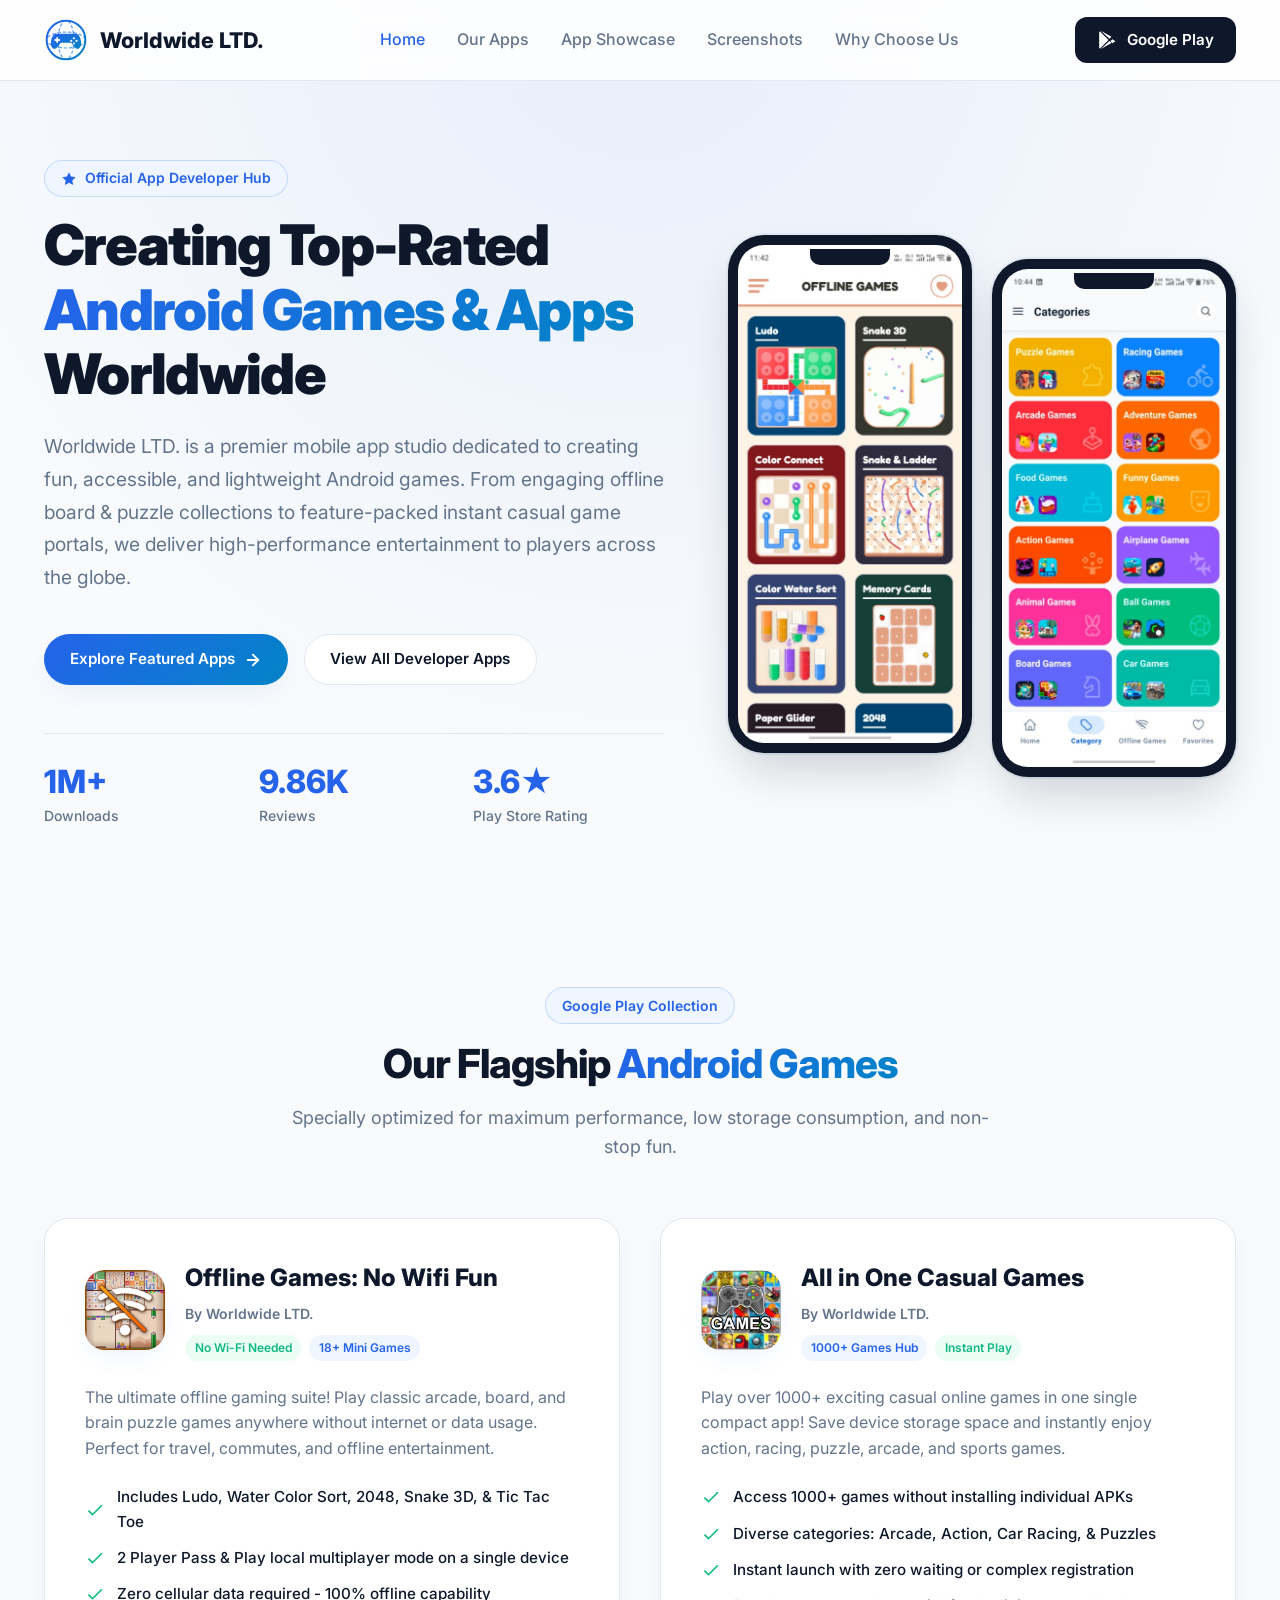
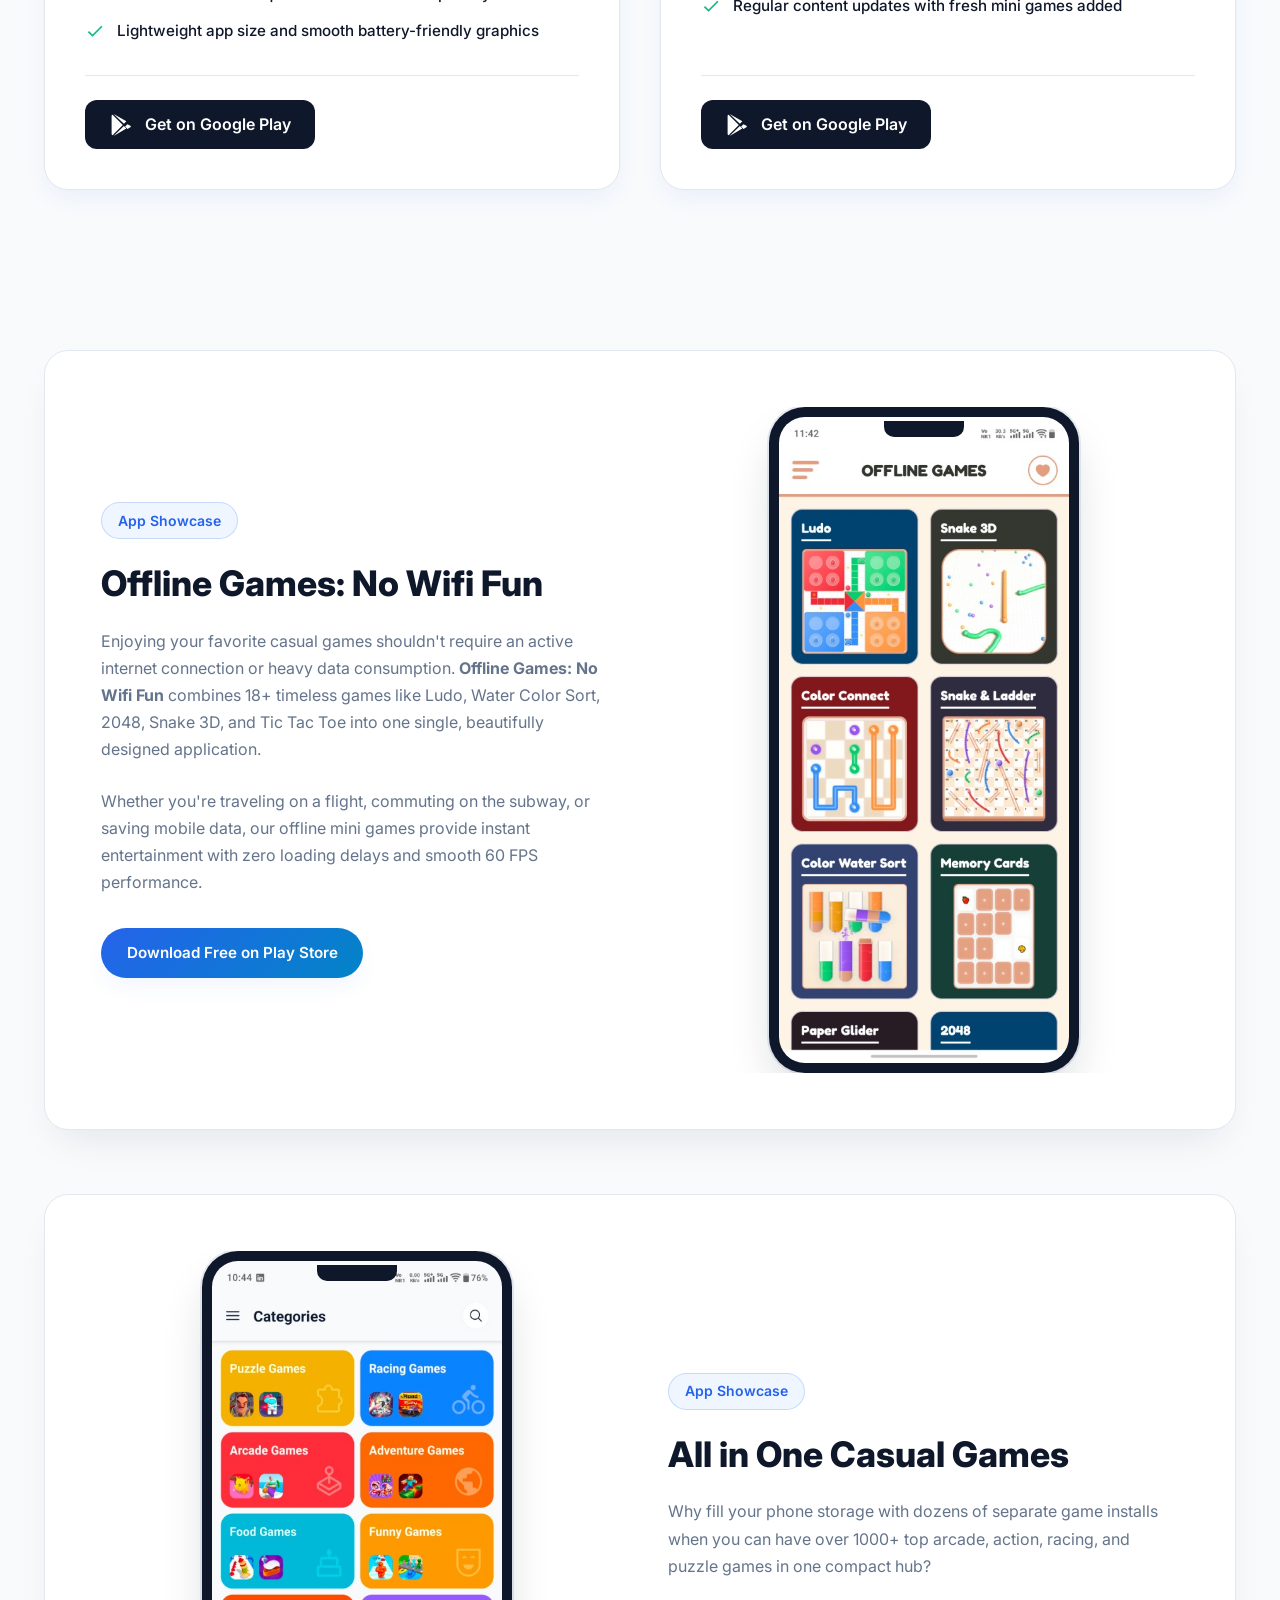
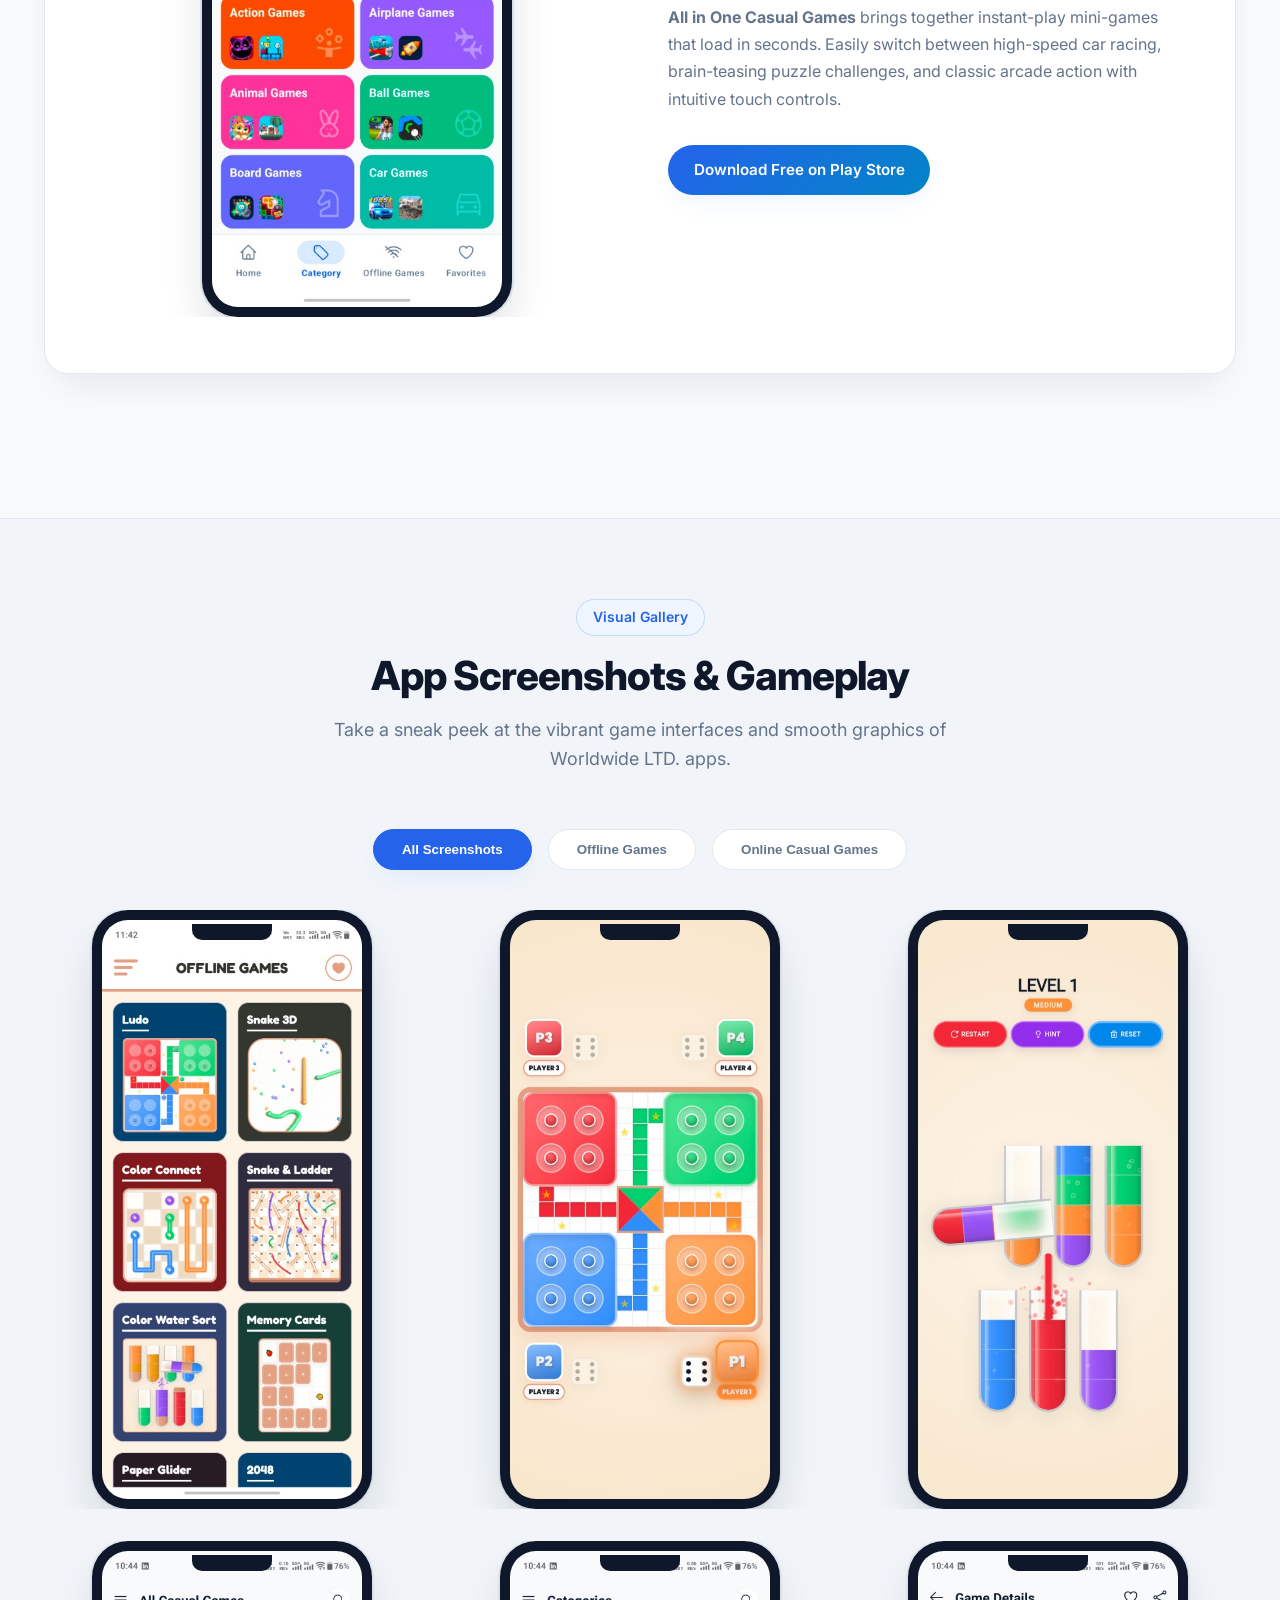
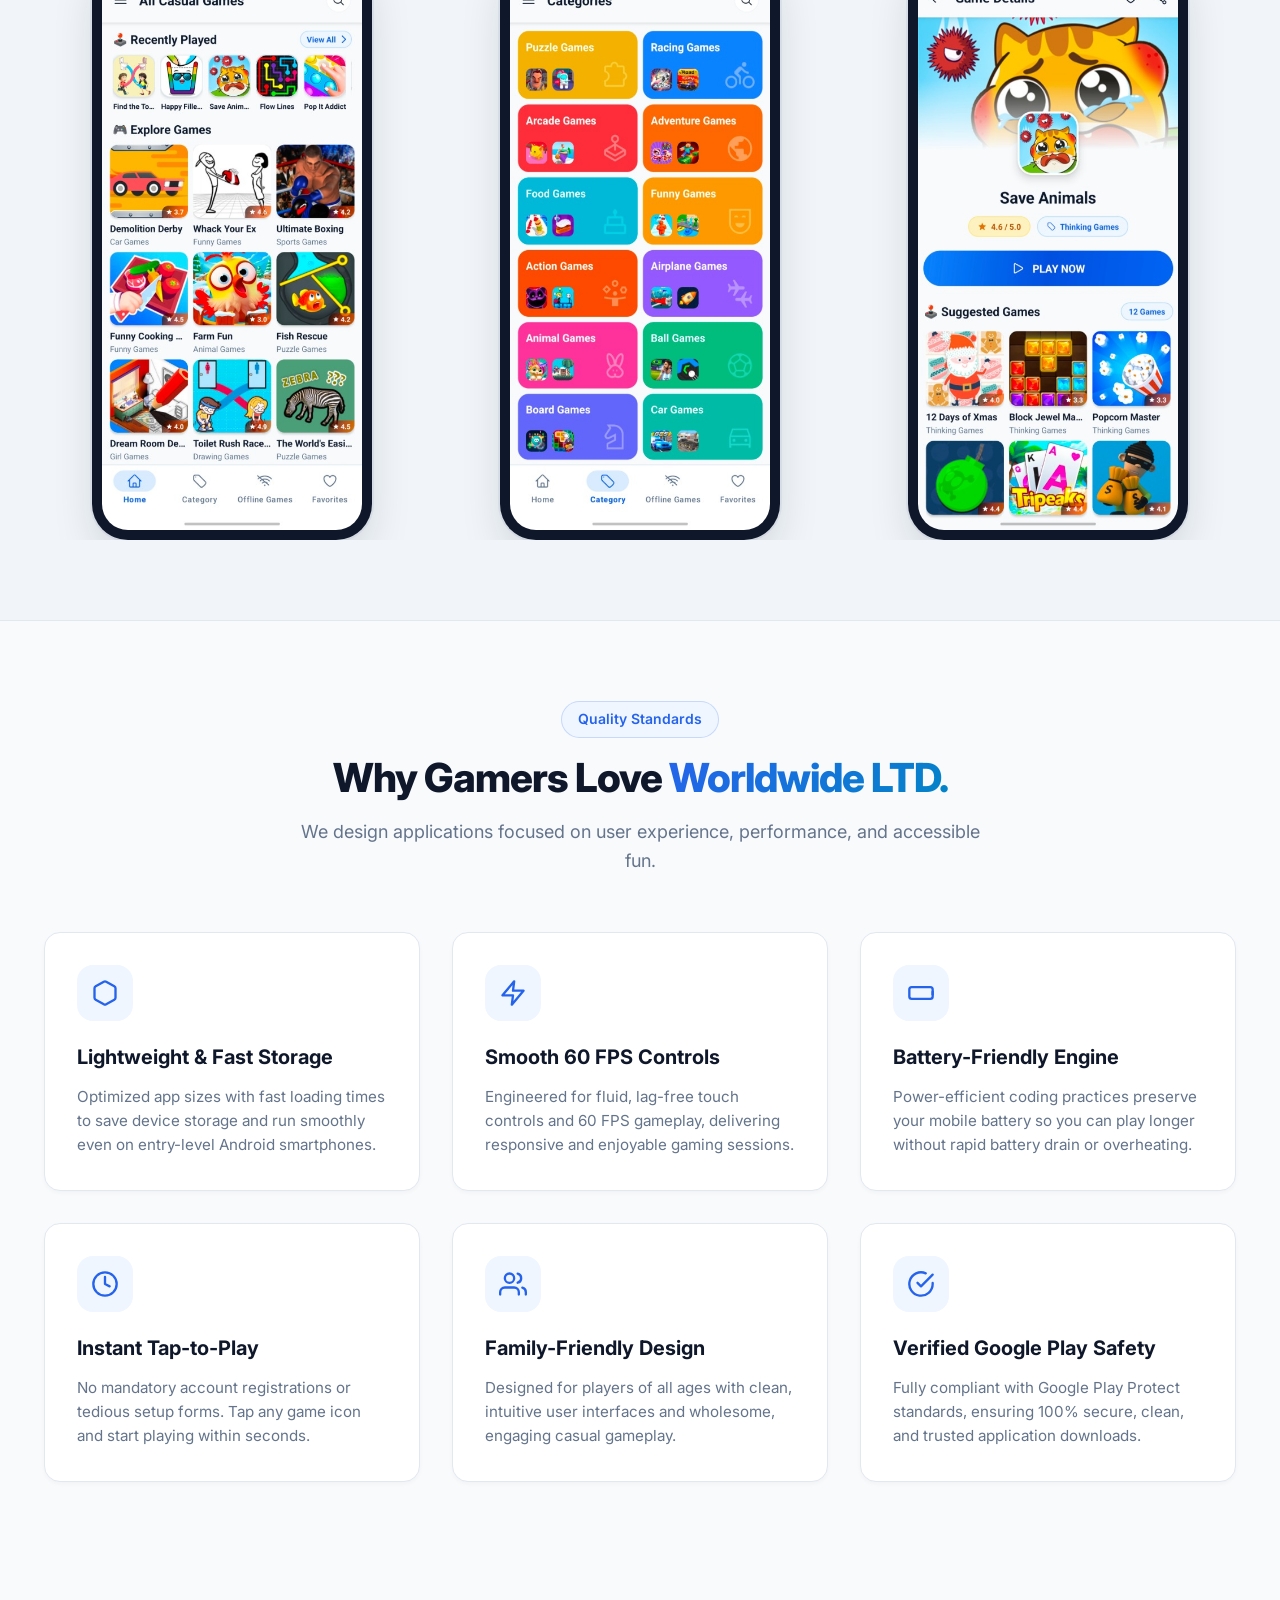
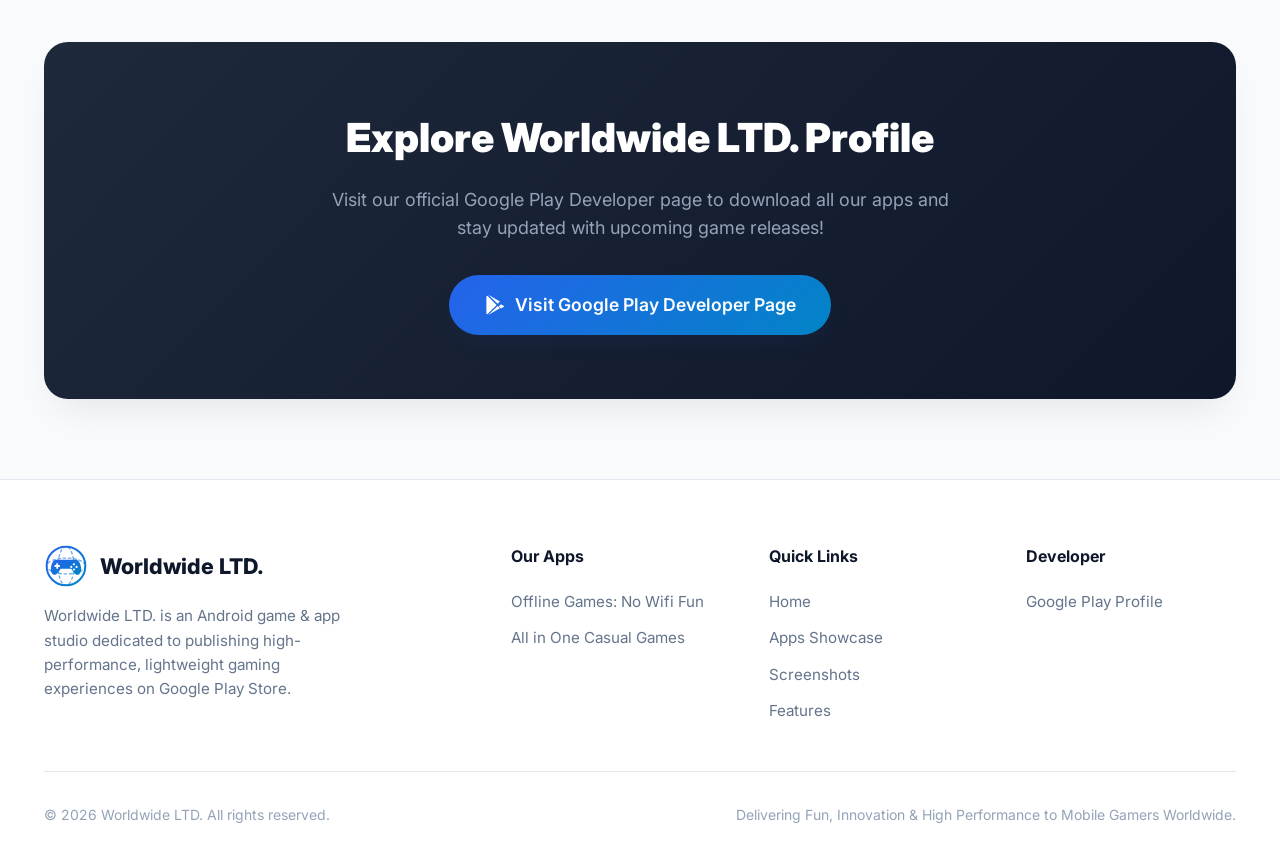
<file: index.html>
<!DOCTYPE html>
<html lang="en">
<head>
    <!-- Basic Meta Tags -->
    <meta charset="UTF-8">
    <meta name="viewport" content="width=device-width, initial-scale=1.0">
    <title>Worldwide LTD. - Top Offline & Online Android Games on Google Play</title>
    <meta name="description" content="Official website of Worldwide LTD. Download top-rated Android apps including 'Offline Games: No Wifi Fun' and 'All in One Casual Games' on Google Play Store. Enjoy 100+ mini games, Ludo, Water Sort, 2048, and arcade racing.">
    <meta name="keywords" content="Worldwide LTD, Offline Games, No Wifi Games, Mini Games, All in One Games, Ludo Offline, Water Color Sort, Android Casual Games, Play Store Games, Worldwide LTD Apps">
    <meta name="author" content="Worldwide LTD.">
    <meta name="robots" content="index, follow">
    <meta name="theme-color" content="#2563EB">
    <link rel="canonical" href="https://worldwideltd.com/">

    <!-- Open Graph Metadata (Facebook, LinkedIn, WhatsApp) -->
    <meta property="og:type" content="website">
    <meta property="og:title" content="Worldwide LTD. - Premier Mobile Mini Games & Arcade Publisher">
    <meta property="og:description" content="Discover top Android games by Worldwide LTD. Play 18+ offline classic games and 100+ instant casual online games directly on your device.">
    <meta property="og:image" content="hero-mockup.png">
    <meta property="og:url" content="https://play.google.com/store/apps/developer?id=Worldwide+LTD.">
    <meta property="og:site_name" content="Worldwide LTD.">

    <!-- Twitter Card Metadata -->
    <meta name="twitter:card" content="summary_large_image">
    <meta name="twitter:title" content="Worldwide LTD. - Top Mobile Games on Google Play">
    <meta name="twitter:description" content="Play Offline Games (No WiFi) & All in One Casual Games developed by Worldwide LTD.">
    <meta name="twitter:image" content="hero-mockup.png">

    <!-- Google Fonts -->
    <link rel="preconnect" href="https://fonts.googleapis.com">
    <link rel="preconnect" href="https://fonts.gstatic.com" crossorigin>
    <link href="https://fonts.googleapis.com/css2?family=Inter:wght@400;500;600;700;800;900&display=swap" rel="stylesheet">

    <!-- Favicon -->
    <link rel="icon" type="image/png" href="worldwide-ltd-logo.png">

    <!-- CSS Stylesheet -->
    <link rel="stylesheet" href="styles.css">

    <!-- Structured Data JSON-LD for SEO -->
    <script type="application/ld+json">
    {
      "@context": "https://schema.org",
      "@graph": [
        {
          "@type": "Organization",
          "@id": "https://worldwideltd.com/#organization",
          "name": "Worldwide LTD.",
          "url": "https://play.google.com/store/apps/developer?id=Worldwide+LTD.",
          "logo": "worldwide-ltd-logo.png",
          "sameAs": [
            "https://play.google.com/store/apps/developer?id=Worldwide+LTD."
          ]
        },
        {
          "@type": "MobileApplication",
          "@id": "https://play.google.com/store/apps/details?id=com.worldwideltd.offlinegames",
          "name": "Offline Games: No Wifi Fun",
          "operatingSystem": "ANDROID",
          "applicationCategory": "GameApplication",
          "author": {
            "@type": "Organization",
            "name": "Worldwide LTD."
          },
          "offers": {
            "@type": "Offer",
            "price": "0",
            "priceCurrency": "USD"
          },
          "aggregateRating": {
            "@type": "AggregateRating",
            "ratingValue": "4.6",
            "ratingCount": "15000"
          },
          "description": "Collection of 18+ classic offline mini games including Ludo, Water Sort, 2048, Snake 3D, and Tic Tac Toe playable without Wi-Fi."
        },
        {
          "@type": "MobileApplication",
          "@id": "https://play.google.com/store/apps/details?id=com.newgames.all_online_games",
          "name": "All in One Casual Games",
          "operatingSystem": "ANDROID",
          "applicationCategory": "GameApplication",
          "author": {
            "@type": "Organization",
            "name": "Worldwide LTD."
          },
          "offers": {
            "@type": "Offer",
            "price": "0",
            "priceCurrency": "USD"
          },
          "aggregateRating": {
            "@type": "AggregateRating",
            "ratingValue": "4.4",
            "ratingCount": "28000"
          },
          "description": "All in one portal with 100+ instant online casual games across arcade, racing, puzzle, and action genres without extra downloads."
        }
      ]
    }
    </script>
</head>
<body>

    <!-- Header Navigation -->
    <header class="header">
        <div class="container header-inner">
            <a href="#" class="brand-logo" id="brandLogo">
                <img src="worldwide-ltd-logo.svg" alt="Worldwide LTD. Logo" class="brand-logo-img" width="44" height="44">
                <span>Worldwide LTD.</span>
            </a>

            <ul class="nav-menu" id="navMenu">
                <li><a href="#home" class="nav-link active">Home</a></li>
                <li><a href="#apps" class="nav-link">Our Apps</a></li>
                <li><a href="#spotlight" class="nav-link">App Showcase</a></li>
                <li><a href="#gallery" class="nav-link">Screenshots</a></li>
                <li><a href="#features" class="nav-link">Why Choose Us</a></li>
            </ul>

            <div class="header-actions">
                <a href="https://play.google.com/store/apps/developer?id=Worldwide+LTD." target="_blank" rel="noopener noreferrer" class="btn btn-playstore" id="navDevProfileLink">
                    <svg width="20" height="20" viewBox="0 0 24 24" fill="currentColor">
                        <path d="M3.609 1.814L13.792 12 3.61 22.186a1.53 1.53 0 0 1-.61-.318 1.5 1.5 0 0 1-.397-.838V2.97c.002-.317.106-.628.3-.878a1.52 1.52 0 0 1 .706-.278zm11.31 11.31l2.42 2.42-12.71 7.34 10.29-9.76zm3.56-1.99l2.84 1.64c.7.4.7 1.07 0 1.47l-2.84 1.64-2.4-2.4 2.4-2.35zM4.63.88l12.71 7.34-2.42 2.42L4.63.88z"/>
                    </svg>
                    Google Play
                </a>
            </div>

            <button class="mobile-toggle" id="mobileToggle" aria-label="Toggle Navigation Menu">
                <svg width="28" height="28" viewBox="0 0 24 24" fill="none" stroke="currentColor" stroke-width="2" stroke-linecap="round" stroke-linejoin="round">
                    <line x1="3" y1="12" x2="21" y2="12"></line>
                    <line x1="3" y1="6" x2="21" y2="6"></line>
                    <line x1="3" y1="18" x2="21" y2="18"></line>
                </svg>
            </button>
        </div>
    </header>

    <!-- Main Content Area -->
    <main>

        <!-- Hero Section -->
        <section class="hero" id="home">
            <div class="container hero-grid">
                <div class="hero-content">
                    <div class="badge-pill">
                        <svg viewBox="0 0 24 24"><path d="M12 2L15.09 8.26L22 9.27L17 14.14L18.18 21.02L12 17.77L5.82 21.02L7 14.14L2 9.27L8.91 8.26L12 2Z"/></svg>
                        Official App Developer Hub
                    </div>
                    <h1 class="hero-title">Creating Top-Rated <span class="gradient-text">Android Games &amp; Apps</span> Worldwide</h1>
                    <p class="hero-description">
                        Worldwide LTD. is a premier mobile app studio dedicated to creating fun, accessible, and lightweight Android games. From engaging offline board &amp; puzzle collections to feature-packed instant casual game portals, we deliver high-performance entertainment to players across the globe.
                    </p>

                    <div class="hero-buttons">
                        <a href="#apps" class="btn btn-primary" id="heroExploreBtn">
                            Explore Featured Apps
                            <svg width="18" height="18" viewBox="0 0 24 24" fill="none" stroke="currentColor" stroke-width="2.5" stroke-linecap="round" stroke-linejoin="round"><line x1="5" y1="12" x2="19" y2="12"></line><polyline points="12 5 19 12 12 19"></polyline></svg>
                        </a>
                        <a href="https://play.google.com/store/apps/developer?id=Worldwide+LTD." target="_blank" rel="noopener noreferrer" class="btn btn-outline" id="heroPlayStoreBtn">
                            View All Developer Apps
                        </a>
                    </div>

                    <div class="hero-stats">
                        <div class="stat-item">
                            <h3>1M+</h3>
                            <p>Downloads</p>
                        </div>
                        <div class="stat-item">
                            <h3>9.86K</h3>
                            <p>Reviews</p>
                        </div>
                        <div class="stat-item">
                            <h3>3.6★</h3>
                            <p>Play Store Rating</p>
                        </div>
                    </div>
                </div>

                <div class="hero-visual">
                    <div class="hero-phone-container">
                        <div class="phone-mockup">
                            <img src="real-offline-dashboard.jpg" alt="Offline Games App Real Dashboard Screenshot" width="280" height="580" loading="eager">
                        </div>
                        <div class="phone-mockup">
                            <img src="real-online-categories.jpg" alt="All in One Casual Games Categories Real Screenshot" width="280" height="580" loading="eager">
                        </div>
                    </div>
                </div>
            </div>
        </section>

        <!-- Our Apps Grid Section -->
        <section class="section" id="apps">
            <div class="container">
                <div class="section-title-wrapper">
                    <div class="badge-pill">Google Play Collection</div>
                    <h2 class="section-title">Our Flagship <span class="gradient-text">Android Games</span></h2>
                    <p class="section-subtitle">Specially optimized for maximum performance, low storage consumption, and non-stop fun.</p>
                </div>

                <div class="apps-grid">

                    <!-- App Card 1: Offline Games -->
                    <article class="app-card" id="appCardOffline">
                        <div>
                            <div class="app-header">
                                <img src="offline-games-icon.png" alt="Offline Games: No Wifi Fun App Icon" class="app-icon" width="80" height="80" loading="lazy">
                                <div class="app-meta">
                                    <h3>Offline Games: No Wifi Fun</h3>
                                    <span class="developer">By Worldwide LTD.</span>
                                    <div class="app-tags">
                                        <span class="tag tag-green">No Wi-Fi Needed</span>
                                        <span class="tag tag-blue">18+ Mini Games</span>
                                    </div>
                                </div>
                            </div>

                            <p class="app-desc">
                                The ultimate offline gaming suite! Play classic arcade, board, and brain puzzle games anywhere without internet or data usage. Perfect for travel, commutes, and offline entertainment.
                            </p>

                            <ul class="app-features-list">
                                <li class="app-feature-item">
                                    <svg viewBox="0 0 24 24"><path d="M9 16.17L4.83 12l-1.42 1.41L9 19 21 7l-1.41-1.41z"/></svg>
                                    <span>Includes Ludo, Water Color Sort, 2048, Snake 3D, & Tic Tac Toe</span>
                                </li>
                                <li class="app-feature-item">
                                    <svg viewBox="0 0 24 24"><path d="M9 16.17L4.83 12l-1.42 1.41L9 19 21 7l-1.41-1.41z"/></svg>
                                    <span>2 Player Pass & Play local multiplayer mode on a single device</span>
                                </li>
                                <li class="app-feature-item">
                                    <svg viewBox="0 0 24 24"><path d="M9 16.17L4.83 12l-1.42 1.41L9 19 21 7l-1.41-1.41z"/></svg>
                                    <span>Zero cellular data required - 100% offline capability</span>
                                </li>
                                <li class="app-feature-item">
                                    <svg viewBox="0 0 24 24"><path d="M9 16.17L4.83 12l-1.42 1.41L9 19 21 7l-1.41-1.41z"/></svg>
                                    <span>Lightweight app size and smooth battery-friendly graphics</span>
                                </li>
                            </ul>
                        </div>

                        <div class="app-action-bar">
                            <a href="https://play.google.com/store/apps/details?id=com.worldwideltd.offlinegames" target="_blank" rel="noopener noreferrer" class="playstore-badge-link" id="playstoreBtnOffline">
                                <svg viewBox="0 0 24 24" fill="currentColor">
                                    <path d="M3.609 1.814L13.792 12 3.61 22.186a1.53 1.53 0 0 1-.61-.318 1.5 1.5 0 0 1-.397-.838V2.97c.002-.317.106-.628.3-.878a1.52 1.52 0 0 1 .706-.278zm11.31 11.31l2.42 2.42-12.71 7.34 10.29-9.76zm3.56-1.99l2.84 1.64c.7.4.7 1.07 0 1.47l-2.84 1.64-2.4-2.4 2.4-2.35zM4.63.88l12.71 7.34-2.42 2.42L4.63.88z"/>
                                </svg>
                                Get on Google Play
                            </a>
                        </div>
                    </article>

                    <!-- App Card 2: Online Games -->
                    <article class="app-card" id="appCardOnline">
                        <div>
                            <div class="app-header">
                                <img src="online-games-icon.png" alt="All in One Casual Games App Icon" class="app-icon" width="80" height="80" loading="lazy">
                                <div class="app-meta">
                                    <h3>All in One Casual Games</h3>
                                    <span class="developer">By Worldwide LTD.</span>
                                    <div class="app-tags">
                                        <span class="tag tag-blue">1000+ Games Hub</span>
                                        <span class="tag tag-green">Instant Play</span>
                                    </div>
                                </div>
                            </div>

                            <p class="app-desc">
                                Play over 1000+ exciting casual online games in one single compact app! Save device storage space and instantly enjoy action, racing, puzzle, arcade, and sports games.
                            </p>

                            <ul class="app-features-list">
                                <li class="app-feature-item">
                                    <svg viewBox="0 0 24 24"><path d="M9 16.17L4.83 12l-1.42 1.41L9 19 21 7l-1.41-1.41z"/></svg>
                                    <span>Access 1000+ games without installing individual APKs</span>
                                </li>
                                <li class="app-feature-item">
                                    <svg viewBox="0 0 24 24"><path d="M9 16.17L4.83 12l-1.42 1.41L9 19 21 7l-1.41-1.41z"/></svg>
                                    <span>Diverse categories: Arcade, Action, Car Racing, & Puzzles</span>
                                </li>
                                <li class="app-feature-item">
                                    <svg viewBox="0 0 24 24"><path d="M9 16.17L4.83 12l-1.42 1.41L9 19 21 7l-1.41-1.41z"/></svg>
                                    <span>Instant launch with zero waiting or complex registration</span>
                                </li>
                                <li class="app-feature-item">
                                    <svg viewBox="0 0 24 24"><path d="M9 16.17L4.83 12l-1.42 1.41L9 19 21 7l-1.41-1.41z"/></svg>
                                    <span>Regular content updates with fresh mini games added</span>
                                </li>
                            </ul>
                        </div>

                        <div class="app-action-bar">
                            <a href="https://play.google.com/store/apps/details?id=com.newgames.all_online_games" target="_blank" rel="noopener noreferrer" class="playstore-badge-link" id="playstoreBtnOnline">
                                <svg viewBox="0 0 24 24" fill="currentColor">
                                    <path d="M3.609 1.814L13.792 12 3.61 22.186a1.53 1.53 0 0 1-.61-.318 1.5 1.5 0 0 1-.397-.838V2.97c.002-.317.106-.628.3-.878a1.52 1.52 0 0 1 .706-.278zm11.31 11.31l2.42 2.42-12.71 7.34 10.29-9.76zm3.56-1.99l2.84 1.64c.7.4.7 1.07 0 1.47l-2.84 1.64-2.4-2.4 2.4-2.35zM4.63.88l12.71 7.34-2.42 2.42L4.63.88z"/>
                                </svg>
                                Get on Google Play
                            </a>
                        </div>
                    </article>

                </div>
            </div>
        </section>

        <!-- App Spotlight & In-Depth Overview -->
        <section class="section" id="spotlight">
            <div class="container">

                <!-- Spotlight 1 -->
                <div class="spotlight-card">
                    <div class="spotlight-grid">
                        <div>
                            <div class="badge-pill">App Showcase</div>
                            <h2 style="font-size: 2.2rem; font-weight: 800; margin-bottom: 1rem;">Offline Games: No Wifi Fun</h2>
                            <p style="color: var(--text-muted); line-height: 1.7; margin-bottom: 1.5rem;">
                                Enjoying your favorite casual games shouldn't require an active internet connection or heavy data consumption. <strong>Offline Games: No Wifi Fun</strong> combines 18+ timeless games like Ludo, Water Color Sort, 2048, Snake 3D, and Tic Tac Toe into one single, beautifully designed application.
                            </p>
                            <p style="color: var(--text-muted); line-height: 1.7; margin-bottom: 2rem;">
                                Whether you're traveling on a flight, commuting on the subway, or saving mobile data, our offline mini games provide instant entertainment with zero loading delays and smooth 60 FPS performance.
                            </p>
                            <a href="https://play.google.com/store/apps/details?id=com.worldwideltd.offlinegames" target="_blank" rel="noopener noreferrer" class="btn btn-primary">
                                Download Free on Play Store
                            </a>
                        </div>
                        <div class="spotlight-image-box" style="background: none; border: none; box-shadow: none;">
                            <div class="phone-mockup" style="max-width: 310px;">
                                <img src="real-offline-dashboard.jpg" alt="Offline Games App Dashboard Real Screenshot Showcase" width="310" height="640" loading="lazy">
                            </div>
                        </div>
                    </div>
                </div>

                <!-- Spotlight 2 -->
                <div class="spotlight-card">
                    <div class="spotlight-grid reverse">
                        <div>
                            <div class="badge-pill">App Showcase</div>
                            <h2 style="font-size: 2.2rem; font-weight: 800; margin-bottom: 1rem;">All in One Casual Games</h2>
                            <p style="color: var(--text-muted); line-height: 1.7; margin-bottom: 1.5rem;">
                                Why fill your phone storage with dozens of separate game installs when you can have over 1000+ top arcade, action, racing, and puzzle games in one compact hub?
                            </p>
                            <p style="color: var(--text-muted); line-height: 1.7; margin-bottom: 2rem;">
                                <strong>All in One Casual Games</strong> brings together instant-play mini-games that load in seconds. Easily switch between high-speed car racing, brain-teasing puzzle challenges, and classic arcade action with intuitive touch controls.
                            </p>
                            <a href="https://play.google.com/store/apps/details?id=com.newgames.all_online_games" target="_blank" rel="noopener noreferrer" class="btn btn-primary">
                                Download Free on Play Store
                            </a>
                        </div>
                        <div class="spotlight-image-box" style="background: none; border: none; box-shadow: none;">
                            <div class="phone-mockup" style="max-width: 310px;">
                                <img src="real-online-categories.jpg" alt="All in One Casual Games Categories UI Showcase" width="310" height="640" loading="lazy">
                            </div>
                        </div>
                    </div>
                </div>

            </div>
        </section>

        <!-- Interactive Screenshots Gallery Section -->
        <section class="section gallery-section" id="gallery">
            <div class="container">
                <div class="section-title-wrapper">
                    <div class="badge-pill">Visual Gallery</div>
                    <h2 class="section-title">App Screenshots & Gameplay</h2>
                    <p class="section-subtitle">Take a sneak peek at the vibrant game interfaces and smooth graphics of Worldwide LTD. apps.</p>
                </div>

                <div class="gallery-tabs">
                    <button class="tab-btn active" data-filter="all">All Screenshots</button>
                    <button class="tab-btn" data-filter="offline">Offline Games</button>
                    <button class="tab-btn" data-filter="online">Online Casual Games</button>
                </div>

                <div class="gallery-grid" id="galleryGrid">
                    <!-- Offline Games Real Screenshots -->
                    <div class="gallery-item" data-category="offline" style="background: none; border: none; box-shadow: none;">
                        <div class="phone-mockup">
                            <img src="real-offline-dashboard.jpg" alt="Offline Games Dashboard Real Screenshot" width="280" height="580" loading="lazy">
                        </div>
                    </div>
                    <div class="gallery-item" data-category="offline" style="background: none; border: none; box-shadow: none;">
                        <div class="phone-mockup">
                            <img src="real-offline-ludo.jpg" alt="Ludo Board Game Real Screenshot" width="280" height="580" loading="lazy">
                        </div>
                    </div>
                    <div class="gallery-item" data-category="offline" style="background: none; border: none; box-shadow: none;">
                        <div class="phone-mockup">
                            <img src="real-offline-watersort.jpg" alt="Water Color Sort Level Real Screenshot" width="280" height="580" loading="lazy">
                        </div>
                    </div>

                    <!-- Online Games Real Screenshots -->
                    <div class="gallery-item" data-category="online" style="background: none; border: none; box-shadow: none;">
                        <div class="phone-mockup">
                            <img src="real-online-home.jpg" alt="All Casual Games Home Screen Real Screenshot" width="280" height="580" loading="lazy">
                        </div>
                    </div>
                    <div class="gallery-item" data-category="online" style="background: none; border: none; box-shadow: none;">
                        <div class="phone-mockup">
                            <img src="real-online-categories.jpg" alt="Game Categories Real Screenshot" width="280" height="580" loading="lazy">
                        </div>
                    </div>
                    <div class="gallery-item" data-category="online" style="background: none; border: none; box-shadow: none;">
                        <div class="phone-mockup">
                            <img src="real-online-details.jpg" alt="Save Animals Game Details Screen Real Screenshot" width="280" height="580" loading="lazy">
                        </div>
                    </div>
                </div>
            </div>
        </section>

        <!-- Features & Value Proposition -->
        <section class="section" id="features">
            <div class="container">
                <div class="section-title-wrapper">
                    <div class="badge-pill">Quality Standards</div>
                    <h2 class="section-title">Why Gamers Love <span class="gradient-text">Worldwide LTD.</span></h2>
                    <p class="section-subtitle">We design applications focused on user experience, performance, and accessible fun.</p>
                </div>

                <div class="features-grid">

                    <div class="feature-card">
                        <div class="feature-icon-wrapper">
                            <svg viewBox="0 0 24 24" fill="none" stroke="currentColor" stroke-width="2" stroke-linecap="round" stroke-linejoin="round"><path d="M21 16V8a2 2 0 0 0-1-1.73l-7-4a2 2 0 0 0-2 0l-7 4A2 2 0 0 0 3 8v8a2 2 0 0 0 1 1.73l7 4a2 2 0 0 0 2 0l7-4A2 2 0 0 0 21 16z"></path></svg>
                        </div>
                        <h3>Lightweight &amp; Fast Storage</h3>
                        <p>Optimized app sizes with fast loading times to save device storage and run smoothly even on entry-level Android smartphones.</p>
                    </div>

                    <div class="feature-card">
                        <div class="feature-icon-wrapper">
                            <svg viewBox="0 0 24 24" fill="none" stroke="currentColor" stroke-width="2" stroke-linecap="round" stroke-linejoin="round"><polygon points="13 2 3 14 12 14 11 22 21 10 12 10 13 2"></polygon></svg>
                        </div>
                        <h3>Smooth 60 FPS Controls</h3>
                        <p>Engineered for fluid, lag-free touch controls and 60 FPS gameplay, delivering responsive and enjoyable gaming sessions.</p>
                    </div>

                    <div class="feature-card">
                        <div class="feature-icon-wrapper">
                            <svg viewBox="0 0 24 24" fill="none" stroke="currentColor" stroke-width="2" stroke-linecap="round" stroke-linejoin="round"><rect x="2" y="7" width="20" height="10" rx="2" ry="2"></rect><line x1="22" y1="11" x2="22" y2="13"></line></svg>
                        </div>
                        <h3>Battery-Friendly Engine</h3>
                        <p>Power-efficient coding practices preserve your mobile battery so you can play longer without rapid battery drain or overheating.</p>
                    </div>

                    <div class="feature-card">
                        <div class="feature-icon-wrapper">
                            <svg viewBox="0 0 24 24" fill="none" stroke="currentColor" stroke-width="2" stroke-linecap="round" stroke-linejoin="round"><circle cx="12" cy="12" r="10"></circle><polyline points="12 6 12 12 16 14"></polyline></svg>
                        </div>
                        <h3>Instant Tap-to-Play</h3>
                        <p>No mandatory account registrations or tedious setup forms. Tap any game icon and start playing within seconds.</p>
                    </div>

                    <div class="feature-card">
                        <div class="feature-icon-wrapper">
                            <svg viewBox="0 0 24 24" fill="none" stroke="currentColor" stroke-width="2" stroke-linecap="round" stroke-linejoin="round"><path d="M17 21v-2a4 4 0 0 0-4-4H5a4 4 0 0 0-4 4v2"></path><circle cx="9" cy="7" r="4"></circle><path d="M23 21v-2a4 4 0 0 0-3-3.87"></path><path d="M16 3.13a4 4 0 0 1 0 7.75"></path></svg>
                        </div>
                        <h3>Family-Friendly Design</h3>
                        <p>Designed for players of all ages with clean, intuitive user interfaces and wholesome, engaging casual gameplay.</p>
                    </div>

                    <div class="feature-card">
                        <div class="feature-icon-wrapper">
                            <svg viewBox="0 0 24 24" fill="none" stroke="currentColor" stroke-width="2" stroke-linecap="round" stroke-linejoin="round"><path d="M22 11.08V12a10 10 0 1 1-5.93-9.14"></path><polyline points="22 4 12 14.01 9 11.01"></polyline></svg>
                        </div>
                        <h3>Verified Google Play Safety</h3>
                        <p>Fully compliant with Google Play Protect standards, ensuring 100% secure, clean, and trusted application downloads.</p>
                    </div>

                </div>
            </div>
        </section>

        <!-- Developer Account Callout Banner -->
        <section class="section">
            <div class="container">
                <div class="dev-banner">
                    <div class="dev-banner-content">
                        <h2>Explore Worldwide LTD. Profile</h2>
                        <p>Visit our official Google Play Developer page to download all our apps and stay updated with upcoming game releases!</p>
                        <a href="https://play.google.com/store/apps/developer?id=Worldwide+LTD." target="_blank" rel="noopener noreferrer" class="btn btn-primary" style="padding: 1rem 2.2rem; font-size: 1.1rem;">
                            <svg width="22" height="22" viewBox="0 0 24 24" fill="currentColor">
                                <path d="M3.609 1.814L13.792 12 3.61 22.186a1.53 1.53 0 0 1-.61-.318 1.5 1.5 0 0 1-.397-.838V2.97c.002-.317.106-.628.3-.878a1.52 1.52 0 0 1 .706-.278zm11.31 11.31l2.42 2.42-12.71 7.34 10.29-9.76zm3.56-1.99l2.84 1.64c.7.4.7 1.07 0 1.47l-2.84 1.64-2.4-2.4 2.4-2.35zM4.63.88l12.71 7.34-2.42 2.42L4.63.88z"/>
                            </svg>
                            Visit Google Play Developer Page
                        </a>
                    </div>
                </div>
            </div>
        </section>

    </main>

    <!-- Footer -->
    <footer class="footer">
        <div class="container">
            <div class="footer-grid">
                <div class="footer-brand">
                    <div class="brand-logo">
                        <img src="worldwide-ltd-logo.svg" alt="Worldwide LTD. Logo" class="brand-logo-img" width="44" height="44">
                        <span>Worldwide LTD.</span>
                    </div>
                    <p>Worldwide LTD. is an Android game &amp; app studio dedicated to publishing high-performance, lightweight gaming experiences on Google Play Store.</p>
                </div>

                <div>
                    <h4 class="footer-title">Our Apps</h4>
                    <ul class="footer-links">
                        <li><a href="https://play.google.com/store/apps/details?id=com.worldwideltd.offlinegames" target="_blank" rel="noopener">Offline Games: No Wifi Fun</a></li>
                        <li><a href="https://play.google.com/store/apps/details?id=com.newgames.all_online_games" target="_blank" rel="noopener">All in One Casual Games</a></li>
                    </ul>
                </div>

                <div>
                    <h4 class="footer-title">Quick Links</h4>
                    <ul class="footer-links">
                        <li><a href="#home">Home</a></li>
                        <li><a href="#apps">Apps Showcase</a></li>
                        <li><a href="#gallery">Screenshots</a></li>
                        <li><a href="#features">Features</a></li>
                    </ul>
                </div>

                <div>
                    <h4 class="footer-title">Developer</h4>
                    <ul class="footer-links">
                        <li><a href="https://play.google.com/store/apps/developer?id=Worldwide+LTD." target="_blank" rel="noopener">Google Play Profile</a></li>
                    </ul>
                </div>
            </div>

            <div class="footer-bottom">
                <p>&copy; 2026 Worldwide LTD. All rights reserved.</p>
                <p>Delivering Fun, Innovation &amp; High Performance to Mobile Gamers Worldwide.</p>
            </div>
        </div>
    </footer>

    <!-- JavaScript File -->
    <script src="script.js"></script>
</body>
</html>
</file>
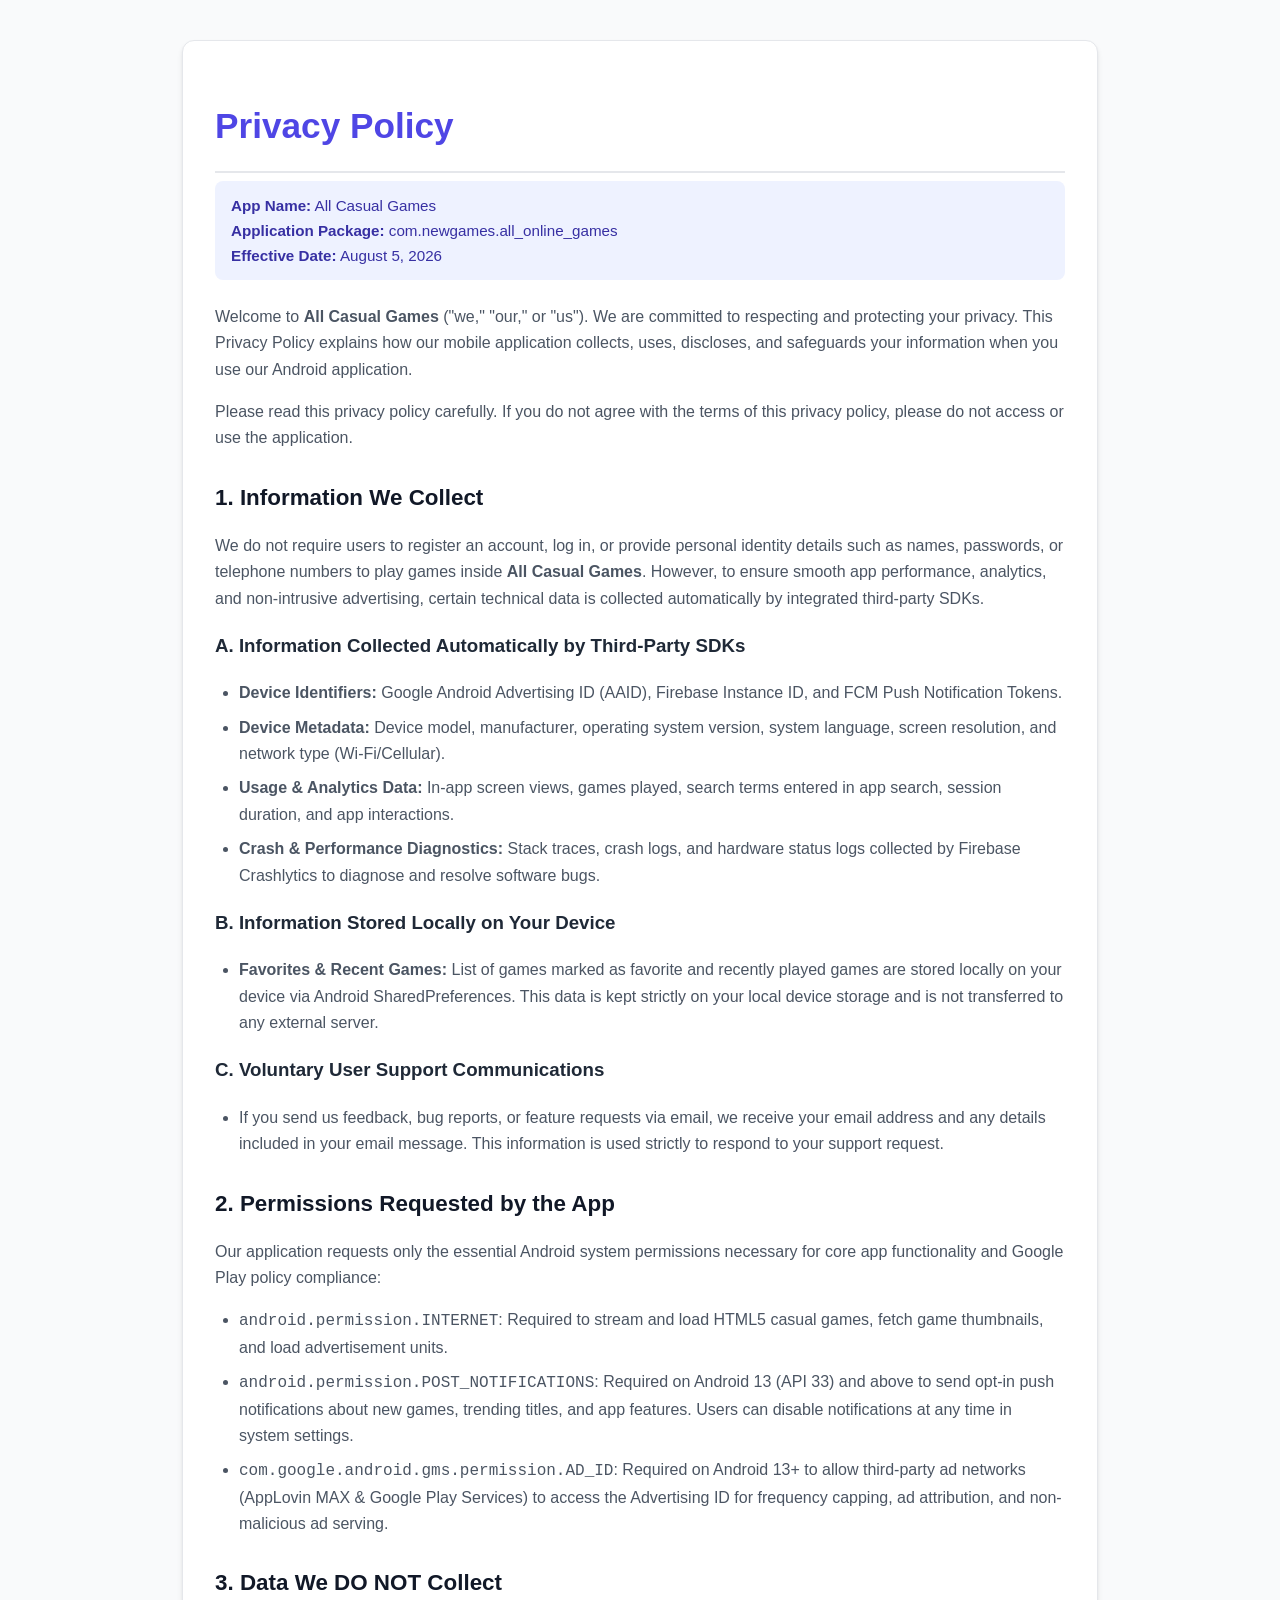
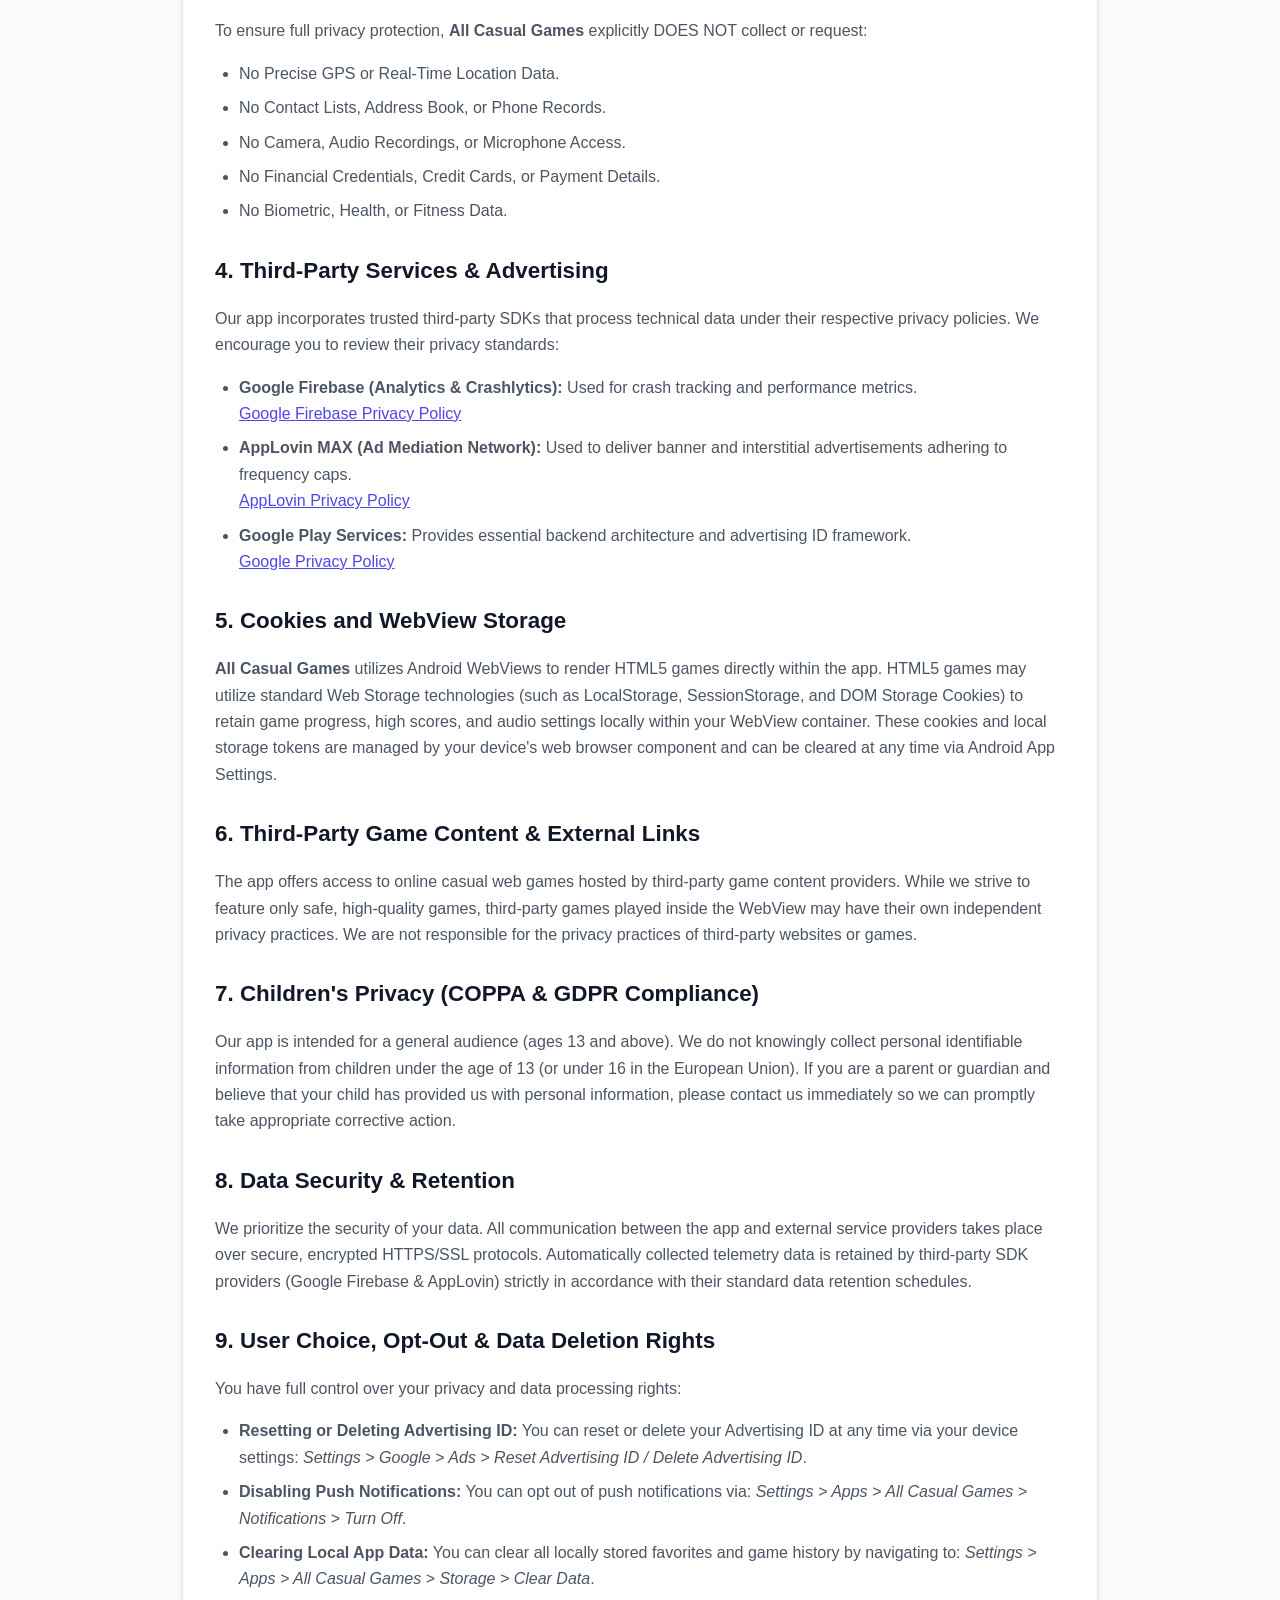
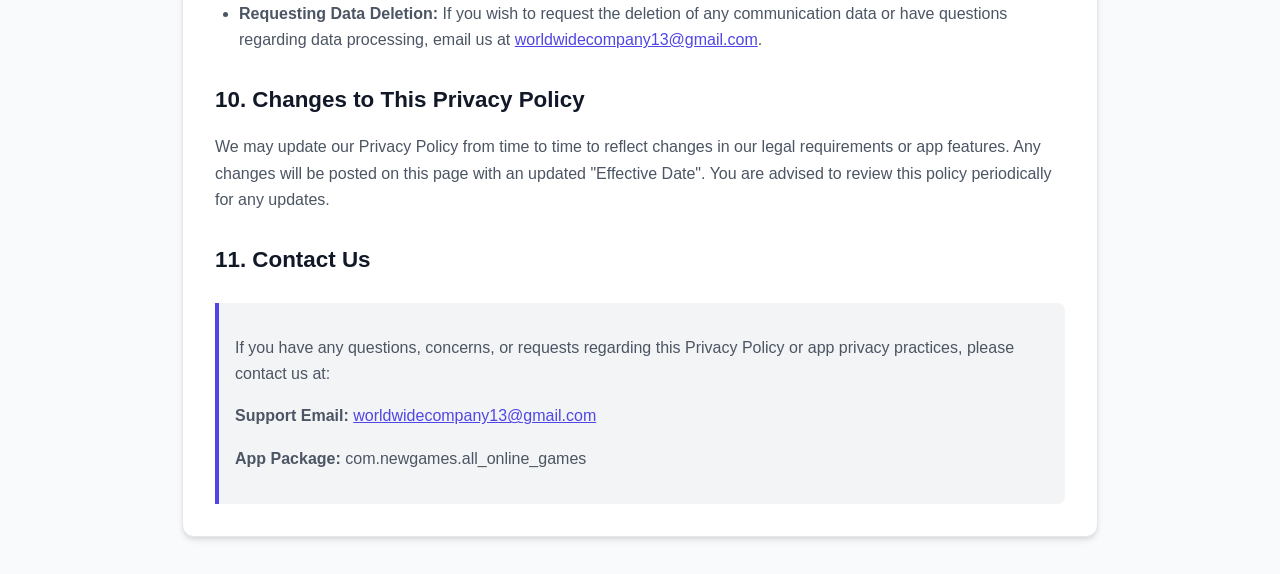
<file: PRIVACY_POLICY.html>
<!DOCTYPE html>
<html lang="en">
<head>
    <meta charset="UTF-8">
    <meta name="viewport" content="width=device-width, initial-scale=1.0">
    <title>Privacy Policy - All Casual Games</title>
    <style>
        :root {
            --primary-color: #4F46E5;
            --text-color: #1F2937;
            --bg-color: #F9FAFB;
            --card-bg: #FFFFFF;
            --border-color: #E5E7EB;
        }
        body {
            font-family: -apple-system, BlinkMacSystemFont, "Segoe UI", Roboto, Helvetica, Arial, sans-serif;
            line-height: 1.65;
            color: var(--text-color);
            background-color: var(--bg-color);
            margin: 0;
            padding: 0;
        }
        .container {
            max-width: 850px;
            margin: 40px auto;
            padding: 32px;
            background: var(--card-bg);
            border-radius: 12px;
            box-shadow: 0 4px 6px -1px rgba(0, 0, 0, 0.1), 0 2px 4px -1px rgba(0, 0, 0, 0.06);
            border: 1px solid var(--border-color);
        }
        h1 {
            color: var(--primary-color);
            font-size: 2.2rem;
            margin-bottom: 8px;
            border-bottom: 2px solid var(--border-color);
            padding-bottom: 16px;
        }
        h2 {
            color: #111827;
            font-size: 1.4rem;
            margin-top: 28px;
            margin-bottom: 12px;
        }
        p, li {
            font-size: 1rem;
            color: #4B5563;
        }
        ul {
            padding-left: 24px;
        }
        li {
            margin-bottom: 8px;
        }
        .meta-info {
            background-color: #EEF2FF;
            padding: 12px 16px;
            border-radius: 8px;
            font-size: 0.95rem;
            color: #3730A3;
            margin-bottom: 24px;
        }
        .contact-box {
            background-color: #F3F4F6;
            border-left: 4px solid var(--primary-color);
            padding: 16px;
            border-radius: 0 8px 8px 0;
            margin-top: 24px;
        }
        a {
            color: var(--primary-color);
            text-decoration: underline;
        }
        a:hover {
            color: #3730A3;
        }
    </style>
</head>
<body>
    <div class="container">
        <h1>Privacy Policy</h1>
        <div class="meta-info">
            <strong>App Name:</strong> All Casual Games<br>
            <strong>Application Package:</strong> com.newgames.all_online_games<br>
            <strong>Effective Date:</strong> August 5, 2026
        </div>

        <p>Welcome to <strong>All Casual Games</strong> ("we," "our," or "us"). We are committed to respecting and protecting your privacy. This Privacy Policy explains how our mobile application collects, uses, discloses, and safeguards your information when you use our Android application.</p>
        <p>Please read this privacy policy carefully. If you do not agree with the terms of this privacy policy, please do not access or use the application.</p>

        <h2>1. Information We Collect</h2>
        <p>We do not require users to register an account, log in, or provide personal identity details such as names, passwords, or telephone numbers to play games inside <strong>All Casual Games</strong>. However, to ensure smooth app performance, analytics, and non-intrusive advertising, certain technical data is collected automatically by integrated third-party SDKs.</p>

        <h3>A. Information Collected Automatically by Third-Party SDKs</h3>
        <ul>
            <li><strong>Device Identifiers:</strong> Google Android Advertising ID (AAID), Firebase Instance ID, and FCM Push Notification Tokens.</li>
            <li><strong>Device Metadata:</strong> Device model, manufacturer, operating system version, system language, screen resolution, and network type (Wi-Fi/Cellular).</li>
            <li><strong>Usage & Analytics Data:</strong> In-app screen views, games played, search terms entered in app search, session duration, and app interactions.</li>
            <li><strong>Crash & Performance Diagnostics:</strong> Stack traces, crash logs, and hardware status logs collected by Firebase Crashlytics to diagnose and resolve software bugs.</li>
        </ul>

        <h3>B. Information Stored Locally on Your Device</h3>
        <ul>
            <li><strong>Favorites & Recent Games:</strong> List of games marked as favorite and recently played games are stored locally on your device via Android SharedPreferences. This data is kept strictly on your local device storage and is not transferred to any external server.</li>
        </ul>

        <h3>C. Voluntary User Support Communications</h3>
        <ul>
            <li>If you send us feedback, bug reports, or feature requests via email, we receive your email address and any details included in your email message. This information is used strictly to respond to your support request.</li>
        </ul>

        <h2>2. Permissions Requested by the App</h2>
        <p>Our application requests only the essential Android system permissions necessary for core app functionality and Google Play policy compliance:</p>
        <ul>
            <li><code>android.permission.INTERNET</code>: Required to stream and load HTML5 casual games, fetch game thumbnails, and load advertisement units.</li>
            <li><code>android.permission.POST_NOTIFICATIONS</code>: Required on Android 13 (API 33) and above to send opt-in push notifications about new games, trending titles, and app features. Users can disable notifications at any time in system settings.</li>
            <li><code>com.google.android.gms.permission.AD_ID</code>: Required on Android 13+ to allow third-party ad networks (AppLovin MAX & Google Play Services) to access the Advertising ID for frequency capping, ad attribution, and non-malicious ad serving.</li>
        </ul>

        <h2>3. Data We DO NOT Collect</h2>
        <p>To ensure full privacy protection, <strong>All Casual Games</strong> explicitly DOES NOT collect or request:</p>
        <ul>
            <li>No Precise GPS or Real-Time Location Data.</li>
            <li>No Contact Lists, Address Book, or Phone Records.</li>
            <li>No Camera, Audio Recordings, or Microphone Access.</li>
            <li>No Financial Credentials, Credit Cards, or Payment Details.</li>
            <li>No Biometric, Health, or Fitness Data.</li>
        </ul>

        <h2>4. Third-Party Services & Advertising</h2>
        <p>Our app incorporates trusted third-party SDKs that process technical data under their respective privacy policies. We encourage you to review their privacy standards:</p>
        <ul>
            <li><strong>Google Firebase (Analytics & Crashlytics):</strong> Used for crash tracking and performance metrics.<br>
            <a href="https://firebase.google.com/support/privacy" target="_blank" rel="noopener">Google Firebase Privacy Policy</a></li>
            <li><strong>AppLovin MAX (Ad Mediation Network):</strong> Used to deliver banner and interstitial advertisements adhering to frequency caps.<br>
            <a href="https://www.applovin.com/privacy/" target="_blank" rel="noopener">AppLovin Privacy Policy</a></li>
            <li><strong>Google Play Services:</strong> Provides essential backend architecture and advertising ID framework.<br>
            <a href="https://policies.google.com/privacy" target="_blank" rel="noopener">Google Privacy Policy</a></li>
        </ul>

        <h2>5. Cookies and WebView Storage</h2>
        <p><strong>All Casual Games</strong> utilizes Android WebViews to render HTML5 games directly within the app. HTML5 games may utilize standard Web Storage technologies (such as LocalStorage, SessionStorage, and DOM Storage Cookies) to retain game progress, high scores, and audio settings locally within your WebView container. These cookies and local storage tokens are managed by your device's web browser component and can be cleared at any time via Android App Settings.</p>

        <h2>6. Third-Party Game Content & External Links</h2>
        <p>The app offers access to online casual web games hosted by third-party game content providers. While we strive to feature only safe, high-quality games, third-party games played inside the WebView may have their own independent privacy practices. We are not responsible for the privacy practices of third-party websites or games.</p>

        <h2>7. Children's Privacy (COPPA & GDPR Compliance)</h2>
        <p>Our app is intended for a general audience (ages 13 and above). We do not knowingly collect personal identifiable information from children under the age of 13 (or under 16 in the European Union). If you are a parent or guardian and believe that your child has provided us with personal information, please contact us immediately so we can promptly take appropriate corrective action.</p>

        <h2>8. Data Security & Retention</h2>
        <p>We prioritize the security of your data. All communication between the app and external service providers takes place over secure, encrypted HTTPS/SSL protocols. Automatically collected telemetry data is retained by third-party SDK providers (Google Firebase & AppLovin) strictly in accordance with their standard data retention schedules.</p>

        <h2>9. User Choice, Opt-Out & Data Deletion Rights</h2>
        <p>You have full control over your privacy and data processing rights:</p>
        <ul>
            <li><strong>Resetting or Deleting Advertising ID:</strong> You can reset or delete your Advertising ID at any time via your device settings: <em>Settings &gt; Google &gt; Ads &gt; Reset Advertising ID / Delete Advertising ID</em>.</li>
            <li><strong>Disabling Push Notifications:</strong> You can opt out of push notifications via: <em>Settings &gt; Apps &gt; All Casual Games &gt; Notifications &gt; Turn Off</em>.</li>
            <li><strong>Clearing Local App Data:</strong> You can clear all locally stored favorites and game history by navigating to: <em>Settings &gt; Apps &gt; All Casual Games &gt; Storage &gt; Clear Data</em>.</li>
            <li><strong>Requesting Data Deletion:</strong> If you wish to request the deletion of any communication data or have questions regarding data processing, email us at <a href="mailto:worldwidecompany13@gmail.com">worldwidecompany13@gmail.com</a>.</li>
        </ul>

        <h2>10. Changes to This Privacy Policy</h2>
        <p>We may update our Privacy Policy from time to time to reflect changes in our legal requirements or app features. Any changes will be posted on this page with an updated "Effective Date". You are advised to review this policy periodically for any updates.</p>

        <h2>11. Contact Us</h2>
        <div class="contact-box">
            <p>If you have any questions, concerns, or requests regarding this Privacy Policy or app privacy practices, please contact us at:</p>
            <p><strong>Support Email:</strong> <a href="mailto:worldwidecompany13@gmail.com">worldwidecompany13@gmail.com</a></p>
            <p><strong>App Package:</strong> com.newgames.all_online_games</p>
        </div>
    </div>
</body>
</html>
</file>
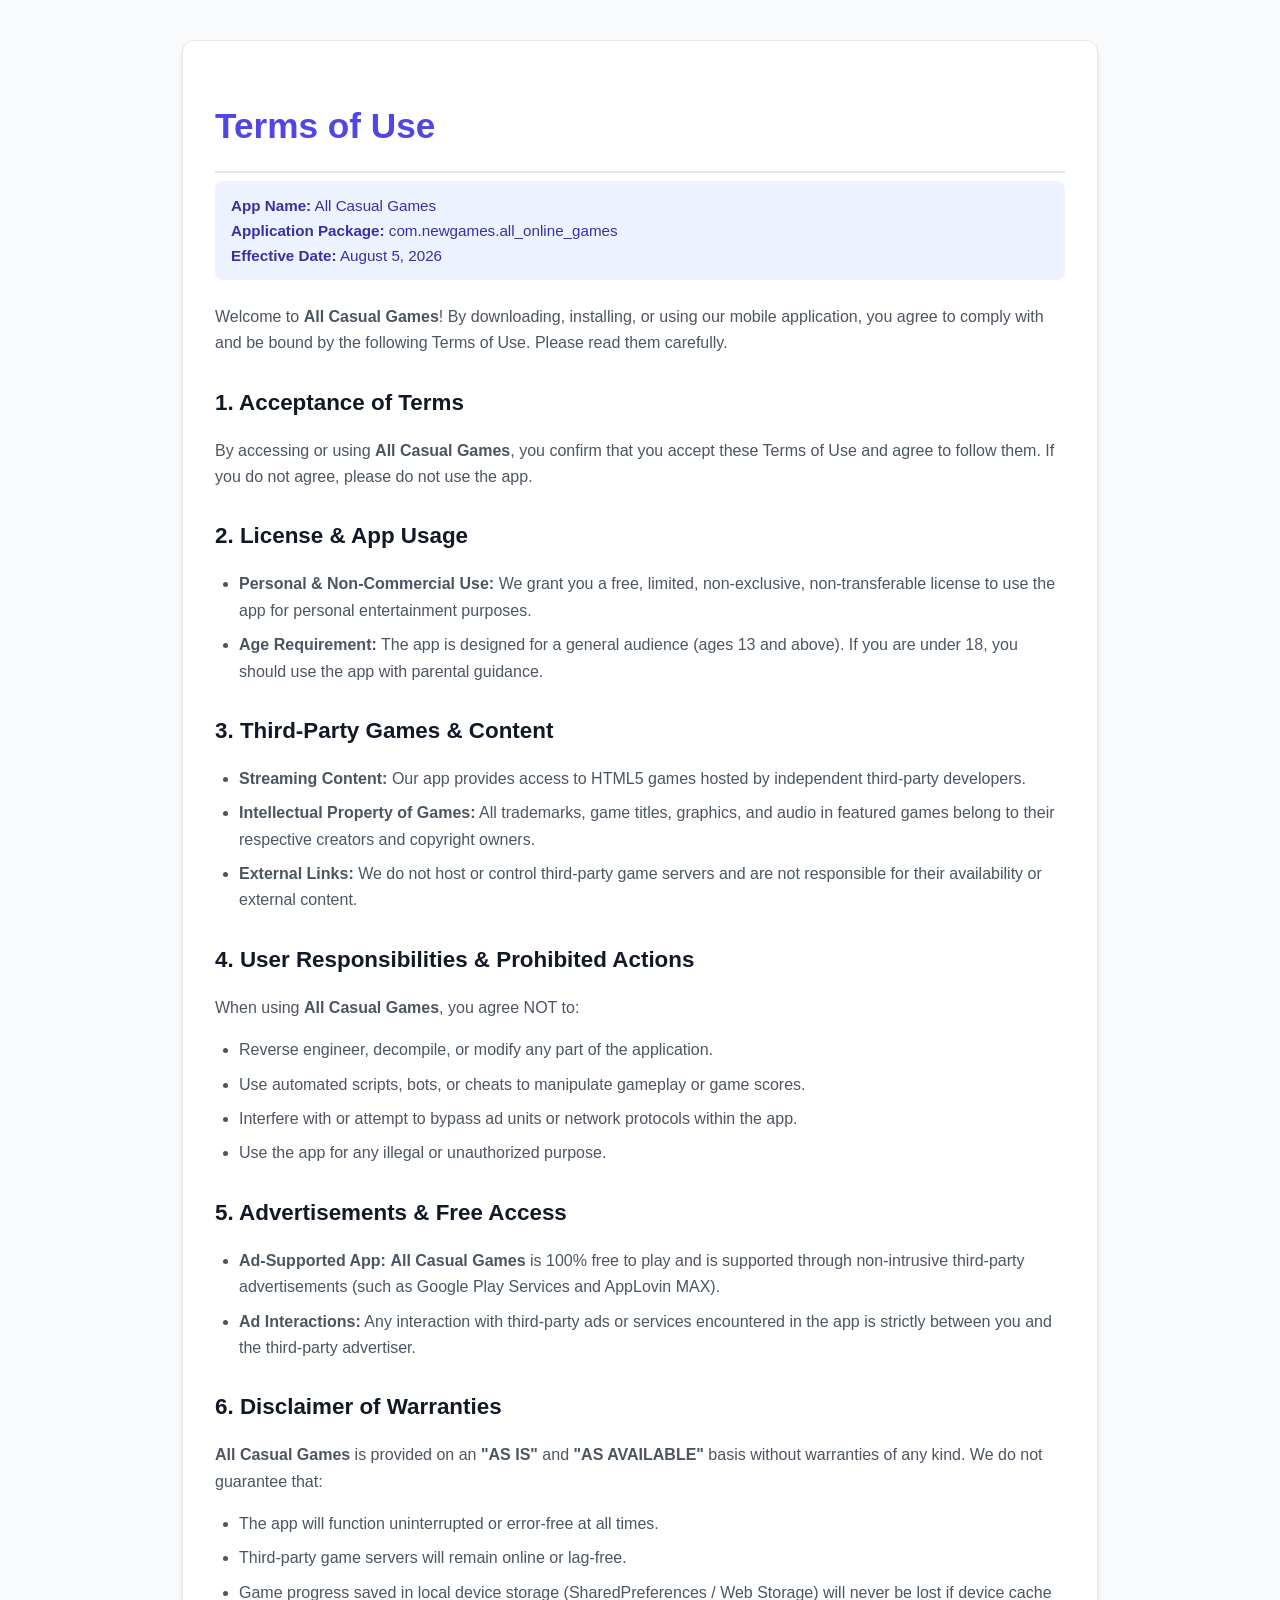
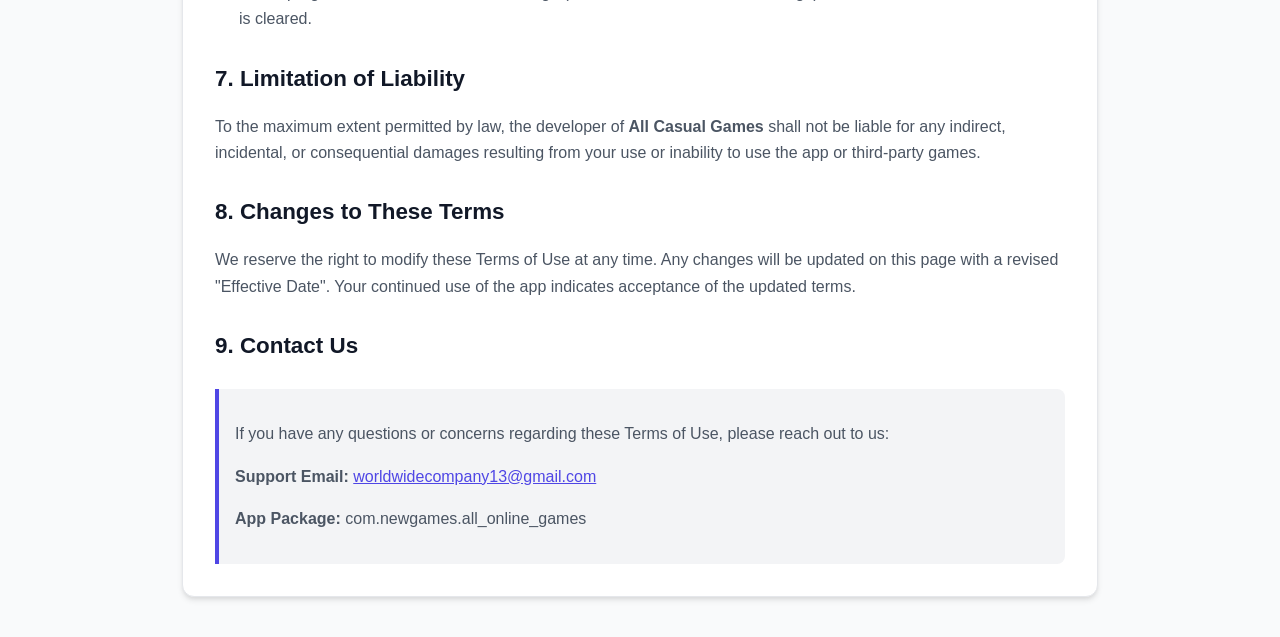
<file: TERMS_OF_USE.html>
<!DOCTYPE html>
<html lang="en">
<head>
    <meta charset="UTF-8">
    <meta name="viewport" content="width=device-width, initial-scale=1.0">
    <title>Terms of Use - All Casual Games</title>
    <style>
        :root {
            --primary-color: #4F46E5;
            --text-color: #1F2937;
            --bg-color: #F9FAFB;
            --card-bg: #FFFFFF;
            --border-color: #E5E7EB;
        }
        body {
            font-family: -apple-system, BlinkMacSystemFont, "Segoe UI", Roboto, Helvetica, Arial, sans-serif;
            line-height: 1.65;
            color: var(--text-color);
            background-color: var(--bg-color);
            margin: 0;
            padding: 0;
        }
        .container {
            max-width: 850px;
            margin: 40px auto;
            padding: 32px;
            background: var(--card-bg);
            border-radius: 12px;
            box-shadow: 0 4px 6px -1px rgba(0, 0, 0, 0.1), 0 2px 4px -1px rgba(0, 0, 0, 0.06);
            border: 1px solid var(--border-color);
        }
        h1 {
            color: var(--primary-color);
            font-size: 2.2rem;
            margin-bottom: 8px;
            border-bottom: 2px solid var(--border-color);
            padding-bottom: 16px;
        }
        h2 {
            color: #111827;
            font-size: 1.4rem;
            margin-top: 28px;
            margin-bottom: 12px;
        }
        p, li {
            font-size: 1rem;
            color: #4B5563;
        }
        ul {
            padding-left: 24px;
        }
        li {
            margin-bottom: 8px;
        }
        .meta-info {
            background-color: #EEF2FF;
            padding: 12px 16px;
            border-radius: 8px;
            font-size: 0.95rem;
            color: #3730A3;
            margin-bottom: 24px;
        }
        .contact-box {
            background-color: #F3F4F6;
            border-left: 4px solid var(--primary-color);
            padding: 16px;
            border-radius: 0 8px 8px 0;
            margin-top: 24px;
        }
        a {
            color: var(--primary-color);
            text-decoration: underline;
        }
        a:hover {
            color: #3730A3;
        }
    </style>
</head>
<body>
    <div class="container">
        <h1>Terms of Use</h1>
        <div class="meta-info">
            <strong>App Name:</strong> All Casual Games<br>
            <strong>Application Package:</strong> com.newgames.all_online_games<br>
            <strong>Effective Date:</strong> August 5, 2026
        </div>

        <p>Welcome to <strong>All Casual Games</strong>! By downloading, installing, or using our mobile application, you agree to comply with and be bound by the following Terms of Use. Please read them carefully.</p>

        <h2>1. Acceptance of Terms</h2>
        <p>By accessing or using <strong>All Casual Games</strong>, you confirm that you accept these Terms of Use and agree to follow them. If you do not agree, please do not use the app.</p>

        <h2>2. License & App Usage</h2>
        <ul>
            <li><strong>Personal & Non-Commercial Use:</strong> We grant you a free, limited, non-exclusive, non-transferable license to use the app for personal entertainment purposes.</li>
            <li><strong>Age Requirement:</strong> The app is designed for a general audience (ages 13 and above). If you are under 18, you should use the app with parental guidance.</li>
        </ul>

        <h2>3. Third-Party Games & Content</h2>
        <ul>
            <li><strong>Streaming Content:</strong> Our app provides access to HTML5 games hosted by independent third-party developers.</li>
            <li><strong>Intellectual Property of Games:</strong> All trademarks, game titles, graphics, and audio in featured games belong to their respective creators and copyright owners.</li>
            <li><strong>External Links:</strong> We do not host or control third-party game servers and are not responsible for their availability or external content.</li>
        </ul>

        <h2>4. User Responsibilities & Prohibited Actions</h2>
        <p>When using <strong>All Casual Games</strong>, you agree NOT to:</p>
        <ul>
            <li>Reverse engineer, decompile, or modify any part of the application.</li>
            <li>Use automated scripts, bots, or cheats to manipulate gameplay or game scores.</li>
            <li>Interfere with or attempt to bypass ad units or network protocols within the app.</li>
            <li>Use the app for any illegal or unauthorized purpose.</li>
        </ul>

        <h2>5. Advertisements & Free Access</h2>
        <ul>
            <li><strong>Ad-Supported App:</strong> <strong>All Casual Games</strong> is 100% free to play and is supported through non-intrusive third-party advertisements (such as Google Play Services and AppLovin MAX).</li>
            <li><strong>Ad Interactions:</strong> Any interaction with third-party ads or services encountered in the app is strictly between you and the third-party advertiser.</li>
        </ul>

        <h2>6. Disclaimer of Warranties</h2>
        <p><strong>All Casual Games</strong> is provided on an <strong>"AS IS"</strong> and <strong>"AS AVAILABLE"</strong> basis without warranties of any kind. We do not guarantee that:</p>
        <ul>
            <li>The app will function uninterrupted or error-free at all times.</li>
            <li>Third-party game servers will remain online or lag-free.</li>
            <li>Game progress saved in local device storage (SharedPreferences / Web Storage) will never be lost if device cache is cleared.</li>
        </ul>

        <h2>7. Limitation of Liability</h2>
        <p>To the maximum extent permitted by law, the developer of <strong>All Casual Games</strong> shall not be liable for any indirect, incidental, or consequential damages resulting from your use or inability to use the app or third-party games.</p>

        <h2>8. Changes to These Terms</h2>
        <p>We reserve the right to modify these Terms of Use at any time. Any changes will be updated on this page with a revised "Effective Date". Your continued use of the app indicates acceptance of the updated terms.</p>

        <h2>9. Contact Us</h2>
        <div class="contact-box">
            <p>If you have any questions or concerns regarding these Terms of Use, please reach out to us:</p>
            <p><strong>Support Email:</strong> <a href="mailto:worldwidecompany13@gmail.com">worldwidecompany13@gmail.com</a></p>
            <p><strong>App Package:</strong> com.newgames.all_online_games</p>
        </div>
    </div>
</body>
</html>
</file>
<file: styles.css>
/* ==========================================================================
   Worldwide LTD. - Lite Mode Design System
   SEO & Performance Optimized CSS
   ========================================================================== */

/* --- Custom CSS Variables --- */
:root {
  --bg-main: #F8FAFC;
  --bg-card: #FFFFFF;
  --bg-subtle: #F1F5F9;
  --bg-glass: rgba(255, 255, 255, 0.85);
  
  --primary: #2563EB;
  --primary-hover: #1D4ED8;
  --primary-light: #EFF6FF;
  --accent-cyan: #0284C7;
  --accent-green: #10B981;
  --accent-orange: #F97316;
  --accent-purple: #8B5CF6;
  
  --text-main: #0F172A;
  --text-muted: #64748B;
  --text-light: #94A3B8;
  --border-color: #E2E8F0;
  
  --radius-sm: 8px;
  --radius-md: 16px;
  --radius-lg: 24px;
  --radius-full: 9999px;
  
  --shadow-sm: 0 2px 4px rgba(0, 0, 0, 0.03);
  --shadow-md: 0 10px 25px -5px rgba(37, 99, 235, 0.08);
  --shadow-lg: 0 20px 40px -15px rgba(15, 23, 42, 0.1);
  --shadow-glow: 0 0 25px rgba(37, 99, 235, 0.25);
  
  --font-family: 'Inter', system-ui, -apple-system, BlinkMacSystemFont, 'Segoe UI', Roboto, Oxygen, Ubuntu, Cantarell, sans-serif;
  --transition: all 0.3s cubic-bezier(0.4, 0, 0.2, 1);
}

/* --- Global Resets & Base Styles --- */
*, *::before, *::after {
  box-sizing: border-box;
  margin: 0;
  padding: 0;
}

html {
  scroll-behavior: smooth;
  font-size: 16px;
  -webkit-text-size-adjust: 100%;
}

body {
  font-family: var(--font-family);
  background-color: var(--bg-main);
  color: var(--text-main);
  line-height: 1.6;
  overflow-x: hidden;
  -webkit-font-smoothing: antialiased;
  -moz-osx-font-smoothing: grayscale;
}

img {
  max-width: 100%;
  height: auto;
  display: block;
}

a {
  color: inherit;
  text-decoration: none;
}

/* --- Layout Utility Classes --- */
.container {
  width: 100%;
  max-width: 1240px;
  margin: 0 auto;
  padding: 0 1.5rem;
}

.section {
  padding: 5rem 0;
}

.section-title-wrapper {
  text-align: center;
  max-width: 700px;
  margin: 0 auto 3.5rem auto;
}

.badge-pill {
  display: inline-flex;
  align-items: center;
  gap: 0.5rem;
  padding: 0.4rem 1rem;
  background-color: var(--primary-light);
  color: var(--primary);
  border: 1px solid rgba(37, 99, 235, 0.2);
  border-radius: var(--radius-full);
  font-size: 0.875rem;
  font-weight: 600;
  margin-bottom: 1rem;
}

.badge-pill svg {
  width: 16px;
  height: 16px;
  fill: currentColor;
}

.section-title {
  font-size: 2.5rem;
  font-weight: 800;
  letter-spacing: -0.025em;
  color: var(--text-main);
  line-height: 1.2;
  margin-bottom: 1rem;
}

.section-subtitle {
  font-size: 1.125rem;
  color: var(--text-muted);
}

.gradient-text {
  background: linear-gradient(135deg, var(--primary) 0%, var(--accent-cyan) 100%);
  -webkit-background-clip: text;
  -webkit-text-fill-color: transparent;
}

/* --- Header / Navigation Bar --- */
.header {
  position: fixed;
  top: 0;
  left: 0;
  width: 100%;
  z-index: 1000;
  background-color: var(--bg-glass);
  backdrop-filter: blur(12px);
  -webkit-backdrop-filter: blur(12px);
  border-bottom: 1px solid var(--border-color);
  transition: var(--transition);
}

.header-inner {
  display: flex;
  align-items: center;
  justify-content: space-between;
  height: 80px;
}

.brand-logo {
  display: flex;
  align-items: center;
  gap: 0.75rem;
  font-weight: 800;
  font-size: 1.35rem;
  color: var(--text-main);
}

.brand-logo-img {
  width: 44px;
  height: 44px;
  object-fit: contain;
  background: transparent;
  border: none;
  box-shadow: none;
  transition: var(--transition);
}

.brand-logo:hover .brand-logo-img {
  transform: scale(1.1);
}

.nav-menu {
  display: flex;
  align-items: center;
  gap: 2rem;
  list-style: none;
}

.nav-link {
  font-weight: 500;
  color: var(--text-muted);
  transition: var(--transition);
  position: relative;
  padding: 0.5rem 0;
}

.nav-link:hover, .nav-link.active {
  color: var(--primary);
}

.nav-link::after {
  content: '';
  position: absolute;
  bottom: 0;
  left: 0;
  width: 0;
  height: 2px;
  background-color: var(--primary);
  transition: var(--transition);
}

.nav-link:hover::after {
  width: 100%;
}

.header-actions {
  display: flex;
  align-items: center;
  gap: 1rem;
}

.btn {
  display: inline-flex;
  align-items: center;
  justify-content: center;
  gap: 0.6rem;
  padding: 0.8rem 1.6rem;
  border-radius: var(--radius-full);
  font-weight: 600;
  font-size: 0.95rem;
  transition: var(--transition);
  cursor: pointer;
  border: none;
}

.btn-primary {
  background: linear-gradient(135deg, var(--primary), var(--accent-cyan));
  color: #FFFFFF;
  box-shadow: var(--shadow-md);
}

.btn-primary:hover {
  transform: translateY(-2px);
  box-shadow: var(--shadow-glow);
}

.btn-outline {
  background-color: #FFFFFF;
  color: var(--text-main);
  border: 1px solid var(--border-color);
}

.btn-outline:hover {
  background-color: var(--bg-subtle);
  border-color: var(--primary);
  color: var(--primary);
}

.btn-playstore {
  background-color: #0F172A;
  color: #FFFFFF;
  padding: 0.65rem 1.4rem;
  border-radius: 12px;
}

.btn-playstore:hover {
  background-color: #1E293B;
  transform: translateY(-2px);
  box-shadow: 0 10px 20px rgba(15, 23, 42, 0.15);
}

.mobile-toggle {
  display: none;
  background: none;
  border: none;
  cursor: pointer;
  padding: 0.5rem;
  color: var(--text-main);
}

/* --- Hero Section --- */
.hero {
  padding-top: 10rem;
  padding-bottom: 5rem;
  background: radial-gradient(circle at 50% 0%, rgba(37, 99, 235, 0.08) 0%, rgba(248, 250, 252, 0) 70%);
  position: relative;
  overflow: hidden;
}

.hero-grid {
  display: grid;
  grid-template-columns: 1.1fr 0.9fr;
  gap: 4rem;
  align-items: center;
}

.hero-content {
  max-width: 620px;
}

.hero-title {
  font-size: 3.5rem;
  font-weight: 900;
  line-height: 1.15;
  letter-spacing: -0.03em;
  margin-bottom: 1.5rem;
  color: var(--text-main);
}

.hero-description {
  font-size: 1.2rem;
  color: var(--text-muted);
  margin-bottom: 2.5rem;
  line-height: 1.7;
}

.hero-buttons {
  display: flex;
  flex-wrap: wrap;
  gap: 1rem;
  margin-bottom: 3rem;
}

.hero-stats {
  display: grid;
  grid-template-columns: repeat(3, 1fr);
  gap: 1.5rem;
  padding-top: 2rem;
  border-top: 1px solid var(--border-color);
}

.stat-item h3 {
  font-size: 2rem;
  font-weight: 800;
  color: var(--primary);
  line-height: 1;
}

.stat-item p {
  font-size: 0.875rem;
  color: var(--text-muted);
  margin-top: 0.4rem;
  font-weight: 500;
}

.hero-visual {
  position: relative;
  display: flex;
  justify-content: center;
}

/* --- Phone Mockup Component --- */
.phone-mockup {
  position: relative;
  border-radius: 36px;
  background-color: #0F172A;
  padding: 10px;
  box-shadow: 0 25px 50px -12px rgba(15, 23, 42, 0.2), 0 0 0 2px rgba(226, 232, 240, 0.8);
  overflow: hidden;
  transition: var(--transition);
  max-width: 280px;
  margin: 0 auto;
}

.phone-mockup::before {
  content: '';
  position: absolute;
  top: 14px;
  left: 50%;
  transform: translateX(-50%);
  width: 80px;
  height: 16px;
  background-color: #0F172A;
  border-bottom-left-radius: 10px;
  border-bottom-right-radius: 10px;
  z-index: 10;
}

.phone-mockup img {
  width: 100%;
  height: auto;
  border-radius: 26px;
  display: block;
  object-fit: cover;
}

.phone-mockup:hover {
  transform: translateY(-8px) scale(1.02);
  box-shadow: 0 35px 70px -15px rgba(37, 99, 235, 0.3);
}

.hero-phone-container {
  display: flex;
  align-items: center;
  justify-content: center;
  gap: 1.25rem;
  position: relative;
  width: 100%;
}

.hero-phone-container .phone-mockup:nth-child(2) {
  transform: translateY(24px);
}

.hero-phone-container .phone-mockup:nth-child(2):hover {
  transform: translateY(16px) scale(1.02);
}

/* --- App Features Cards Showcase Section --- */
.apps-grid {
  display: grid;
  grid-template-columns: repeat(2, 1fr);
  gap: 2.5rem;
}

.app-card {
  background-color: var(--bg-card);
  border: 1px solid var(--border-color);
  border-radius: var(--radius-lg);
  padding: 2.5rem;
  box-shadow: var(--shadow-md);
  transition: var(--transition);
  position: relative;
  display: flex;
  flex-direction: column;
  justify-content: space-between;
}

.app-card:hover {
  transform: translateY(-6px);
  border-color: rgba(37, 99, 235, 0.3);
  box-shadow: 0 20px 40px -10px rgba(37, 99, 235, 0.12);
}

.app-header {
  display: flex;
  align-items: center;
  gap: 1.25rem;
  margin-bottom: 1.5rem;
}

.app-icon {
  width: 80px;
  height: 80px;
  border-radius: 20px;
  object-fit: cover;
  box-shadow: var(--shadow-md);
}

.app-meta h3 {
  font-size: 1.5rem;
  font-weight: 800;
  margin-bottom: 0.25rem;
}

.app-meta .developer {
  font-size: 0.875rem;
  color: var(--text-muted);
  font-weight: 600;
}

.app-tags {
  display: flex;
  gap: 0.5rem;
  margin-top: 0.5rem;
}

.tag {
  padding: 0.2rem 0.6rem;
  border-radius: var(--radius-full);
  font-size: 0.75rem;
  font-weight: 600;
  background-color: var(--bg-subtle);
  color: var(--text-muted);
}

.tag-green {
  background-color: #ECFDF5;
  color: var(--accent-green);
}

.tag-blue {
  background-color: #EFF6FF;
  color: var(--primary);
}

.app-desc {
  font-size: 1rem;
  color: var(--text-muted);
  margin-bottom: 1.5rem;
  line-height: 1.6;
}

.app-features-list {
  list-style: none;
  margin-bottom: 2rem;
  display: grid;
  gap: 0.75rem;
}

.app-feature-item {
  display: flex;
  align-items: center;
  gap: 0.75rem;
  font-size: 0.95rem;
  font-weight: 500;
  color: var(--text-main);
}

.app-feature-item svg {
  width: 20px;
  height: 20px;
  fill: var(--accent-green);
  flex-shrink: 0;
}

.app-action-bar {
  display: flex;
  align-items: center;
  justify-content: space-between;
  padding-top: 1.5rem;
  border-top: 1px solid var(--border-color);
}

.playstore-badge-link {
  display: inline-flex;
  align-items: center;
  gap: 0.75rem;
  background-color: #0F172A;
  color: #FFFFFF;
  padding: 0.75rem 1.5rem;
  border-radius: 12px;
  font-weight: 600;
  transition: var(--transition);
}

.playstore-badge-link:hover {
  background-color: var(--primary);
  transform: translateY(-2px);
  box-shadow: 0 10px 20px rgba(37, 99, 235, 0.3);
}

.playstore-badge-link svg {
  width: 24px;
  height: 24px;
}

/* --- Detailed App Spotlight Section --- */
.spotlight-card {
  background-color: var(--bg-card);
  border: 1px solid var(--border-color);
  border-radius: var(--radius-lg);
  padding: 3.5rem;
  box-shadow: var(--shadow-lg);
  margin-bottom: 4rem;
}

.spotlight-grid {
  display: grid;
  grid-template-columns: 1fr 1fr;
  gap: 3.5rem;
  align-items: center;
}

.spotlight-grid.reverse {
  direction: rtl;
}

.spotlight-grid.reverse > * {
  direction: ltr;
}

.spotlight-image-box {
  position: relative;
  border-radius: var(--radius-md);
  overflow: hidden;
  box-shadow: var(--shadow-md);
  border: 1px solid var(--border-color);
}

.spotlight-image-box img {
  width: 100%;
  object-fit: cover;
  transition: var(--transition);
}

.spotlight-image-box:hover img {
  transform: scale(1.03);
}

/* --- Interactive Screenshots Slider/Gallery Section --- */
.gallery-section {
  background-color: var(--bg-subtle);
  border-top: 1px solid var(--border-color);
  border-bottom: 1px solid var(--border-color);
}

.gallery-tabs {
  display: flex;
  justify-content: center;
  gap: 1rem;
  margin-bottom: 2.5rem;
}

.tab-btn {
  padding: 0.75rem 1.75rem;
  border-radius: var(--radius-full);
  background-color: var(--bg-card);
  border: 1px solid var(--border-color);
  font-weight: 600;
  color: var(--text-muted);
  cursor: pointer;
  transition: var(--transition);
}

.tab-btn.active, .tab-btn:hover {
  background-color: var(--primary);
  color: #FFFFFF;
  border-color: var(--primary);
  box-shadow: var(--shadow-md);
}

.gallery-grid {
  display: grid;
  grid-template-columns: repeat(3, 1fr);
  gap: 2rem;
}

.gallery-item {
  border-radius: var(--radius-md);
  overflow: hidden;
  box-shadow: var(--shadow-md);
  border: 4px solid #FFFFFF;
  background-color: #FFFFFF;
  transition: var(--transition);
  cursor: pointer;
}

.gallery-item:hover {
  transform: translateY(-8px);
  box-shadow: var(--shadow-lg);
}

.gallery-item img {
  width: 100%;
  height: auto;
  display: block;
}

/* --- Features & Value Proposition --- */
.features-grid {
  display: grid;
  grid-template-columns: repeat(3, 1fr);
  gap: 2rem;
}

.feature-card {
  background-color: var(--bg-card);
  padding: 2rem;
  border-radius: var(--radius-md);
  border: 1px solid var(--border-color);
  box-shadow: var(--shadow-sm);
  transition: var(--transition);
}

.feature-card:hover {
  transform: translateY(-4px);
  box-shadow: var(--shadow-md);
  border-color: rgba(37, 99, 235, 0.3);
}

.feature-icon-wrapper {
  width: 56px;
  height: 56px;
  border-radius: 16px;
  background-color: var(--primary-light);
  color: var(--primary);
  display: flex;
  align-items: center;
  justify-content: center;
  margin-bottom: 1.25rem;
}

.feature-icon-wrapper svg {
  width: 28px;
  height: 28px;
}

.feature-card h3 {
  font-size: 1.25rem;
  font-weight: 700;
  margin-bottom: 0.75rem;
}

.feature-card p {
  color: var(--text-muted);
  font-size: 0.95rem;
  line-height: 1.6;
}

/* --- Developer Banner CTA --- */
.dev-banner {
  background: linear-gradient(135deg, #1E293B 0%, #0F172A 100%);
  color: #FFFFFF;
  border-radius: var(--radius-lg);
  padding: 4rem 3rem;
  text-align: center;
  position: relative;
  overflow: hidden;
  box-shadow: var(--shadow-lg);
}

.dev-banner-content {
  position: relative;
  z-index: 2;
  max-width: 650px;
  margin: 0 auto;
}

.dev-banner h2 {
  font-size: 2.5rem;
  font-weight: 900;
  margin-bottom: 1rem;
}

.dev-banner p {
  font-size: 1.125rem;
  color: #94A3B8;
  margin-bottom: 2rem;
}

/* --- Footer Section --- */
.footer {
  background-color: #FFFFFF;
  border-top: 1px solid var(--border-color);
  padding: 4rem 0 2rem 0;
  font-size: 0.95rem;
}

.footer-grid {
  display: grid;
  grid-template-columns: 2fr 1fr 1fr 1fr;
  gap: 3rem;
  margin-bottom: 3rem;
}

.footer-brand p {
  color: var(--text-muted);
  margin-top: 1rem;
  max-width: 320px;
}

.footer-title {
  font-size: 1rem;
  font-weight: 700;
  color: var(--text-main);
  margin-bottom: 1.25rem;
}

.footer-links {
  list-style: none;
  display: grid;
  gap: 0.75rem;
}

.footer-links a {
  color: var(--text-muted);
  transition: var(--transition);
}

.footer-links a:hover {
  color: var(--primary);
}

.footer-bottom {
  padding-top: 2rem;
  border-top: 1px solid var(--border-color);
  display: flex;
  align-items: center;
  justify-content: space-between;
  color: var(--text-light);
  font-size: 0.875rem;
}

/* --- Responsive Media Queries --- */
@media (max-width: 1024px) {
  .hero-grid {
    grid-template-columns: 1fr;
    text-align: center;
    gap: 3rem;
  }
  
  .hero-content {
    margin: 0 auto;
  }
  
  .hero-buttons {
    justify-content: center;
  }

  .spotlight-grid, .spotlight-grid.reverse {
    grid-template-columns: 1fr;
    gap: 2rem;
    direction: ltr;
  }

  .apps-grid {
    grid-template-columns: 1fr;
  }
  
  .gallery-grid {
    grid-template-columns: 1fr 1fr;
  }

  .features-grid {
    grid-template-columns: 1fr 1fr;
  }

  .footer-grid {
    grid-template-columns: 1fr 1fr;
  }
}

@media (max-width: 768px) {
  .header-actions {
    display: none;
  }

  .mobile-toggle {
    display: block;
  }

  .nav-menu {
    position: absolute;
    top: 80px;
    left: 0;
    width: 100%;
    background-color: var(--bg-card);
    flex-direction: column;
    padding: 2rem;
    gap: 1.5rem;
    border-bottom: 1px solid var(--border-color);
    box-shadow: var(--shadow-lg);
    display: none;
  }

  .nav-menu.open {
    display: flex;
  }

  .hero-title {
    font-size: 2.5rem;
  }

  .section-title {
    font-size: 2rem;
  }

  .gallery-grid {
    grid-template-columns: 1fr;
  }

  .features-grid {
    grid-template-columns: 1fr;
  }

  .spotlight-card {
    padding: 2rem;
  }

  .footer-grid {
    grid-template-columns: 1fr;
  }

  .footer-bottom {
    flex-direction: column;
    gap: 1rem;
    text-align: center;
  }
}
</file>
